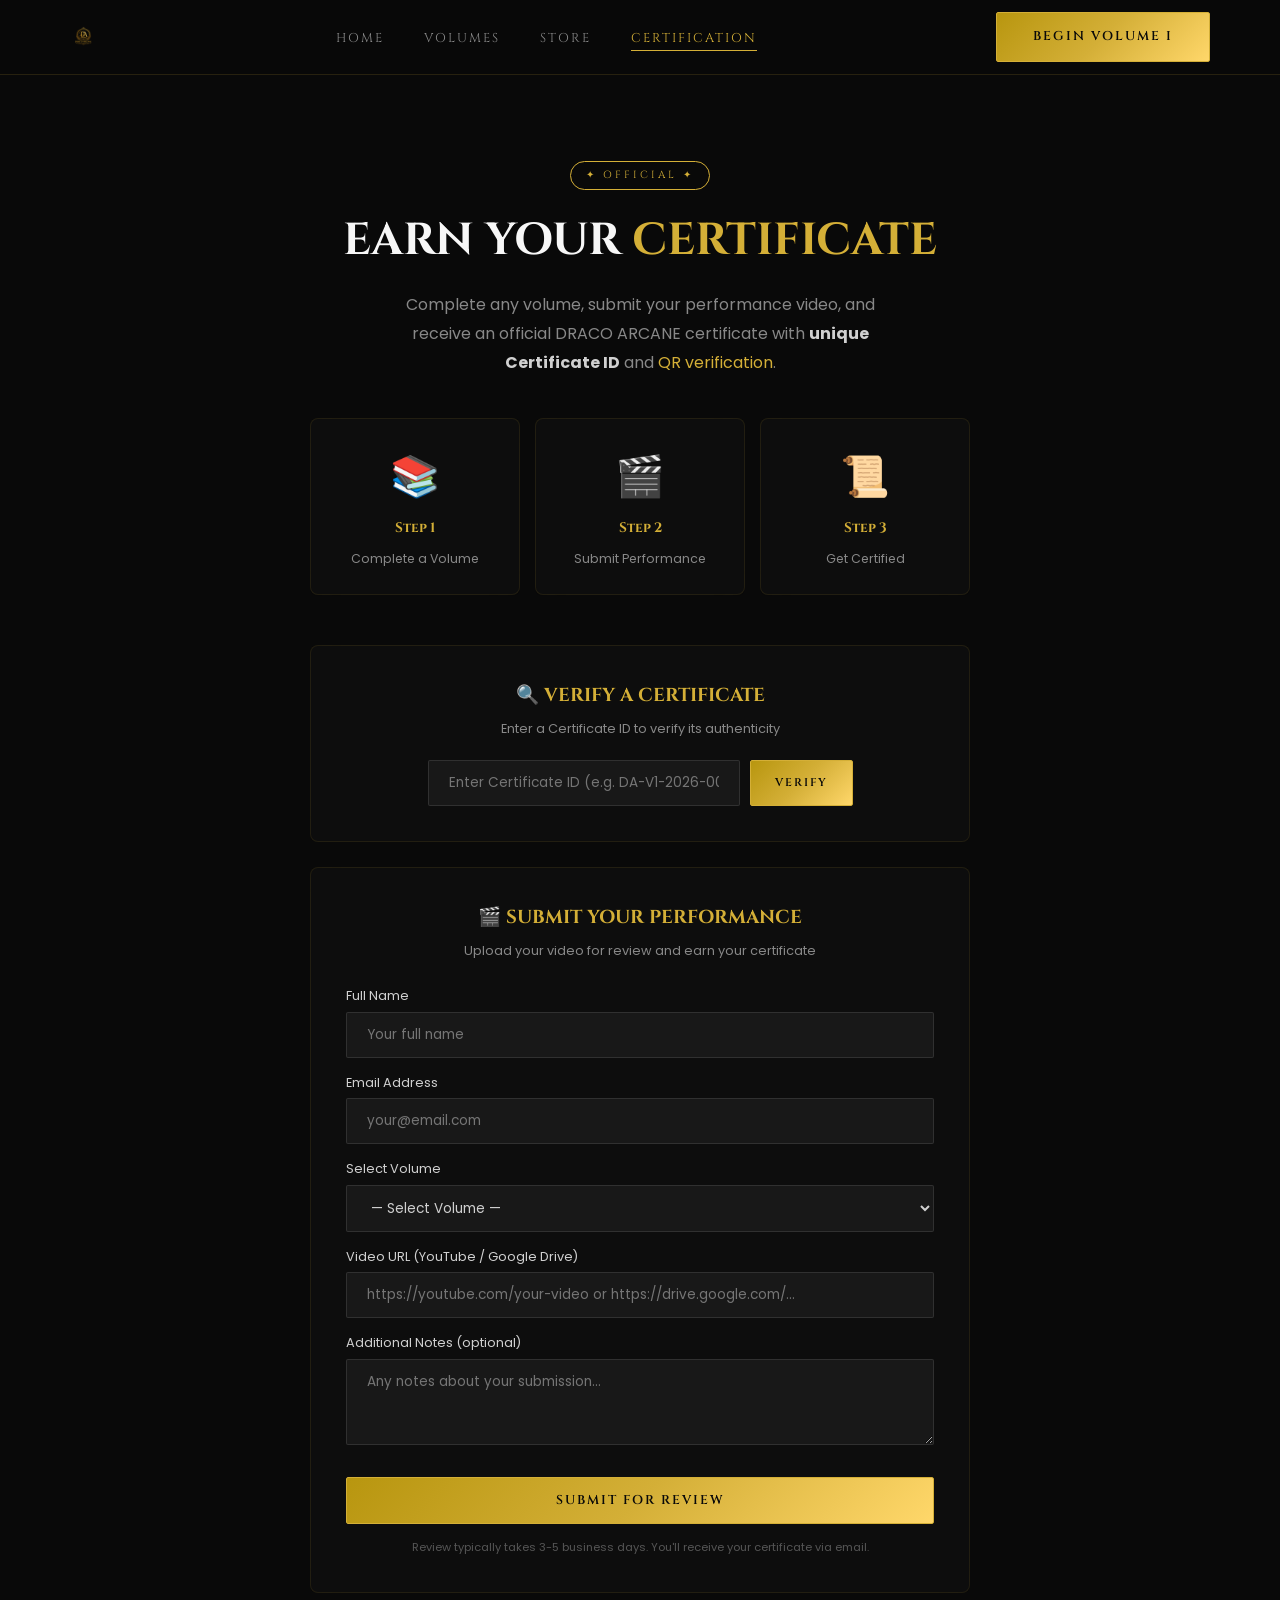
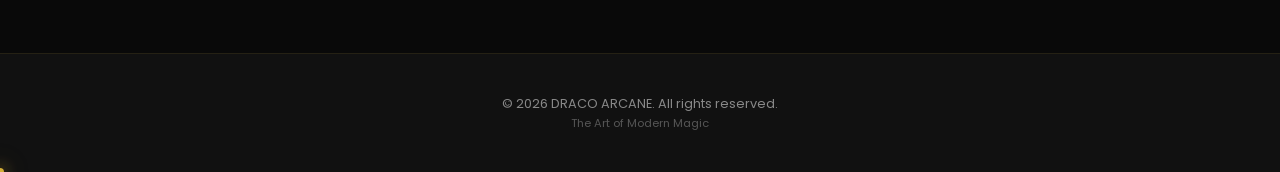
<file: certification.html>
<!DOCTYPE html>
<html lang="en">
<head>
    <meta charset="UTF-8">
    <meta name="viewport" content="width=device-width, initial-scale=1.0">
    <meta name="description" content="DRACO ARCANE Certification — Submit your performance video and earn your official magic certificate with unique ID and QR verification.">
    <title>Certification | DRACO ARCANE</title>
    <link rel="preconnect" href="https://fonts.googleapis.com">
    <link href="https://fonts.googleapis.com/css2?family=Cinzel:wght@400;500;600;700;800;900&family=Poppins:wght@300;400;500;600;700&display=swap" rel="stylesheet">
    <link rel="stylesheet" href="style.css">
</head>
<body>
    
    <!-- ========== NAVIGATION ========== -->
    <header class="header scrolled">
        <nav class="nav">
            <a href="index.html" class="logo">
                <img src="assets/logo.svg" alt="DRACO ARCANE" class="logo-img" onerror="this.src='assets/logo.png'">
            </a>
            <ul class="nav-links">
                <li><a href="index.html" class="nav-link">Home</a></li>
                <li><a href="volumes.html" class="nav-link">Volumes</a></li>
                <li><a href="shop.html" class="nav-link">Store</a></li>
                <li><a href="certification.html" class="nav-link active">Certification</a></li>
            </ul>
            <a href="volume1.html" class="btn btn-gold nav-cta">BEGIN VOLUME I</a>
            <button class="menu-toggle" id="menuToggle" aria-label="Menu">
                <span></span><span></span><span></span>
            </button>
        </nav>
    </header>

    <div class="mobile-menu" id="mobileMenu">
        <div class="mobile-menu-inner">
            <a href="index.html">Home</a>
            <a href="volumes.html">Volumes</a>
            <a href="volume1.html">Volume I</a>
            <a href="volume2.html">Volume II</a>
            <a href="volume3.html">Volume III</a>
            <a href="shop.html">Store</a>
            <a href="certification.html">Certification</a>
        </div>
    </div>

    <!-- ========== CERTIFICATION CONTENT ========== -->
    <main style="padding-top: 120px; min-height: 80vh;">
        
        <section style="max-width: 700px; margin: 0 auto; padding: 40px 20px 60px; text-align: center;">
            
            <!-- Header -->
            <span class="volume-card-badge" style="display: inline-block; margin-bottom: 15px;">✦ OFFICIAL ✦</span>
            <h1 style="font-family: 'Cinzel', serif; font-size: clamp(2rem, 5vw, 2.8rem); color: #F7F7F7; margin-bottom: 15px;">
                EARN YOUR <span style="color: #D4AF37;">CERTIFICATE</span>
            </h1>
            <p style="color: #888; margin-bottom: 40px; line-height: 1.8; max-width: 500px; margin-left: auto; margin-right: auto;">
                Complete any volume, submit your performance video, and receive an official DRACO ARCANE certificate with <strong style="color: #D0D0D0;">unique Certificate ID</strong> and <span style="color: #D4AF37;">QR verification</span>.
            </p>

            <!-- How It Works -->
            <div style="display: grid; grid-template-columns: repeat(3, 1fr); gap: 15px; margin-bottom: 50px;">
                <div class="glass-card" style="padding: 25px 15px;">
                    <span style="font-size: 2.5rem; display: block;">📚</span>
                    <h4 style="font-family: 'Cinzel'; color: #D4AF37; font-size: 0.85rem; margin: 10px 0;">Step 1</h4>
                    <p style="color: #888; font-size: 0.78rem;">Complete a Volume</p>
                </div>
                <div class="glass-card" style="padding: 25px 15px;">
                    <span style="font-size: 2.5rem; display: block;">🎬</span>
                    <h4 style="font-family: 'Cinzel'; color: #D4AF37; font-size: 0.85rem; margin: 10px 0;">Step 2</h4>
                    <p style="color: #888; font-size: 0.78rem;">Submit Performance</p>
                </div>
                <div class="glass-card" style="padding: 25px 15px;">
                    <span style="font-size: 2.5rem; display: block;">📜</span>
                    <h4 style="font-family: 'Cinzel'; color: #D4AF37; font-size: 0.85rem; margin: 10px 0;">Step 3</h4>
                    <p style="color: #888; font-size: 0.78rem;">Get Certified</p>
                </div>
            </div>

            <!-- Verify Certificate -->
            <div class="glass-card" style="padding: 35px; margin-bottom: 25px;">
                <h3 style="font-family: 'Cinzel', serif; color: #D4AF37; margin-bottom: 8px;">🔍 VERIFY A CERTIFICATE</h3>
                <p style="color: #888; font-size: 0.8rem; margin-bottom: 20px;">Enter a Certificate ID to verify its authenticity</p>
                <form style="display: flex; gap: 10px; flex-wrap: wrap; justify-content: center;">
                    <input type="text" placeholder="Enter Certificate ID (e.g. DA-V1-2026-0001)" style="padding: 12px 20px; background: #181818; border: 1px solid rgba(255,255,255,0.1); color: #F7F7F7; font-family: 'Poppins', sans-serif; border-radius: 2px; min-width: 280px; font-size: 0.85rem;">
                    <button type="submit" class="btn btn-gold btn-sm">VERIFY</button>
                </form>
            </div>

            <!-- Submit Performance -->
            <div class="glass-card" style="padding: 35px;">
                <h3 style="font-family: 'Cinzel', serif; color: #D4AF37; margin-bottom: 8px;">🎬 SUBMIT YOUR PERFORMANCE</h3>
                <p style="color: #888; font-size: 0.8rem; margin-bottom: 25px;">Upload your video for review and earn your certificate</p>
                
                <form style="display: flex; flex-direction: column; gap: 15px; text-align: left;">
                    <div>
                        <label style="color: #D0D0D0; font-size: 0.8rem; display: block; margin-bottom: 5px;">Full Name</label>
                        <input type="text" placeholder="Your full name" style="width: 100%; padding: 12px 20px; background: #181818; border: 1px solid rgba(255,255,255,0.1); color: #F7F7F7; font-family: 'Poppins', sans-serif; border-radius: 2px; font-size: 0.85rem;">
                    </div>
                    
                    <div>
                        <label style="color: #D0D0D0; font-size: 0.8rem; display: block; margin-bottom: 5px;">Email Address</label>
                        <input type="email" placeholder="your@email.com" style="width: 100%; padding: 12px 20px; background: #181818; border: 1px solid rgba(255,255,255,0.1); color: #F7F7F7; font-family: 'Poppins', sans-serif; border-radius: 2px; font-size: 0.85rem;">
                    </div>
                    
                    <div>
                        <label style="color: #D0D0D0; font-size: 0.8rem; display: block; margin-bottom: 5px;">Select Volume</label>
                        <select style="width: 100%; padding: 12px 20px; background: #181818; border: 1px solid rgba(255,255,255,0.1); color: #D0D0D0; font-family: 'Poppins', sans-serif; border-radius: 2px; font-size: 0.85rem;">
                            <option value="">— Select Volume —</option>
                            <option value="1">Volume I — Foundations</option>
                            <option value="2">Volume II — Advanced Sleights</option>
                            <option value="3">Volume III — Mastery</option>
                        </select>
                    </div>
                    
                    <div>
                        <label style="color: #D0D0D0; font-size: 0.8rem; display: block; margin-bottom: 5px;">Video URL (YouTube / Google Drive)</label>
                        <input type="url" placeholder="https://youtube.com/your-video or https://drive.google.com/..." style="width: 100%; padding: 12px 20px; background: #181818; border: 1px solid rgba(255,255,255,0.1); color: #F7F7F7; font-family: 'Poppins', sans-serif; border-radius: 2px; font-size: 0.85rem;">
                    </div>
                    
                    <div>
                        <label style="color: #D0D0D0; font-size: 0.8rem; display: block; margin-bottom: 5px;">Additional Notes (optional)</label>
                        <textarea placeholder="Any notes about your submission..." rows="3" style="width: 100%; padding: 12px 20px; background: #181818; border: 1px solid rgba(255,255,255,0.1); color: #F7F7F7; font-family: 'Poppins', sans-serif; border-radius: 2px; font-size: 0.85rem; resize: vertical;"></textarea>
                    </div>
                    
                    <button type="submit" class="btn btn-gold" style="width: 100%; margin-top: 10px;">SUBMIT FOR REVIEW</button>
                </form>
                
                <p style="color: #555; font-size: 0.7rem; margin-top: 15px;">Review typically takes 3-5 business days. You'll receive your certificate via email.</p>
            </div>
            
        </section>
    </main>

    <!-- ========== FOOTER ========== -->
    <footer class="footer" style="background: #111; border-top: 1px solid rgba(212,175,55,0.1); padding: 40px 20px; text-align: center;">
        <p style="color: #888; font-size: 0.8rem;">&copy; 2026 DRACO ARCANE. All rights reserved.</p>
        <p style="color: #555; font-size: 0.7rem;">The Art of Modern Magic</p>
    </footer>

    <script src="script.js"></script>
</body>
</html>
</file>
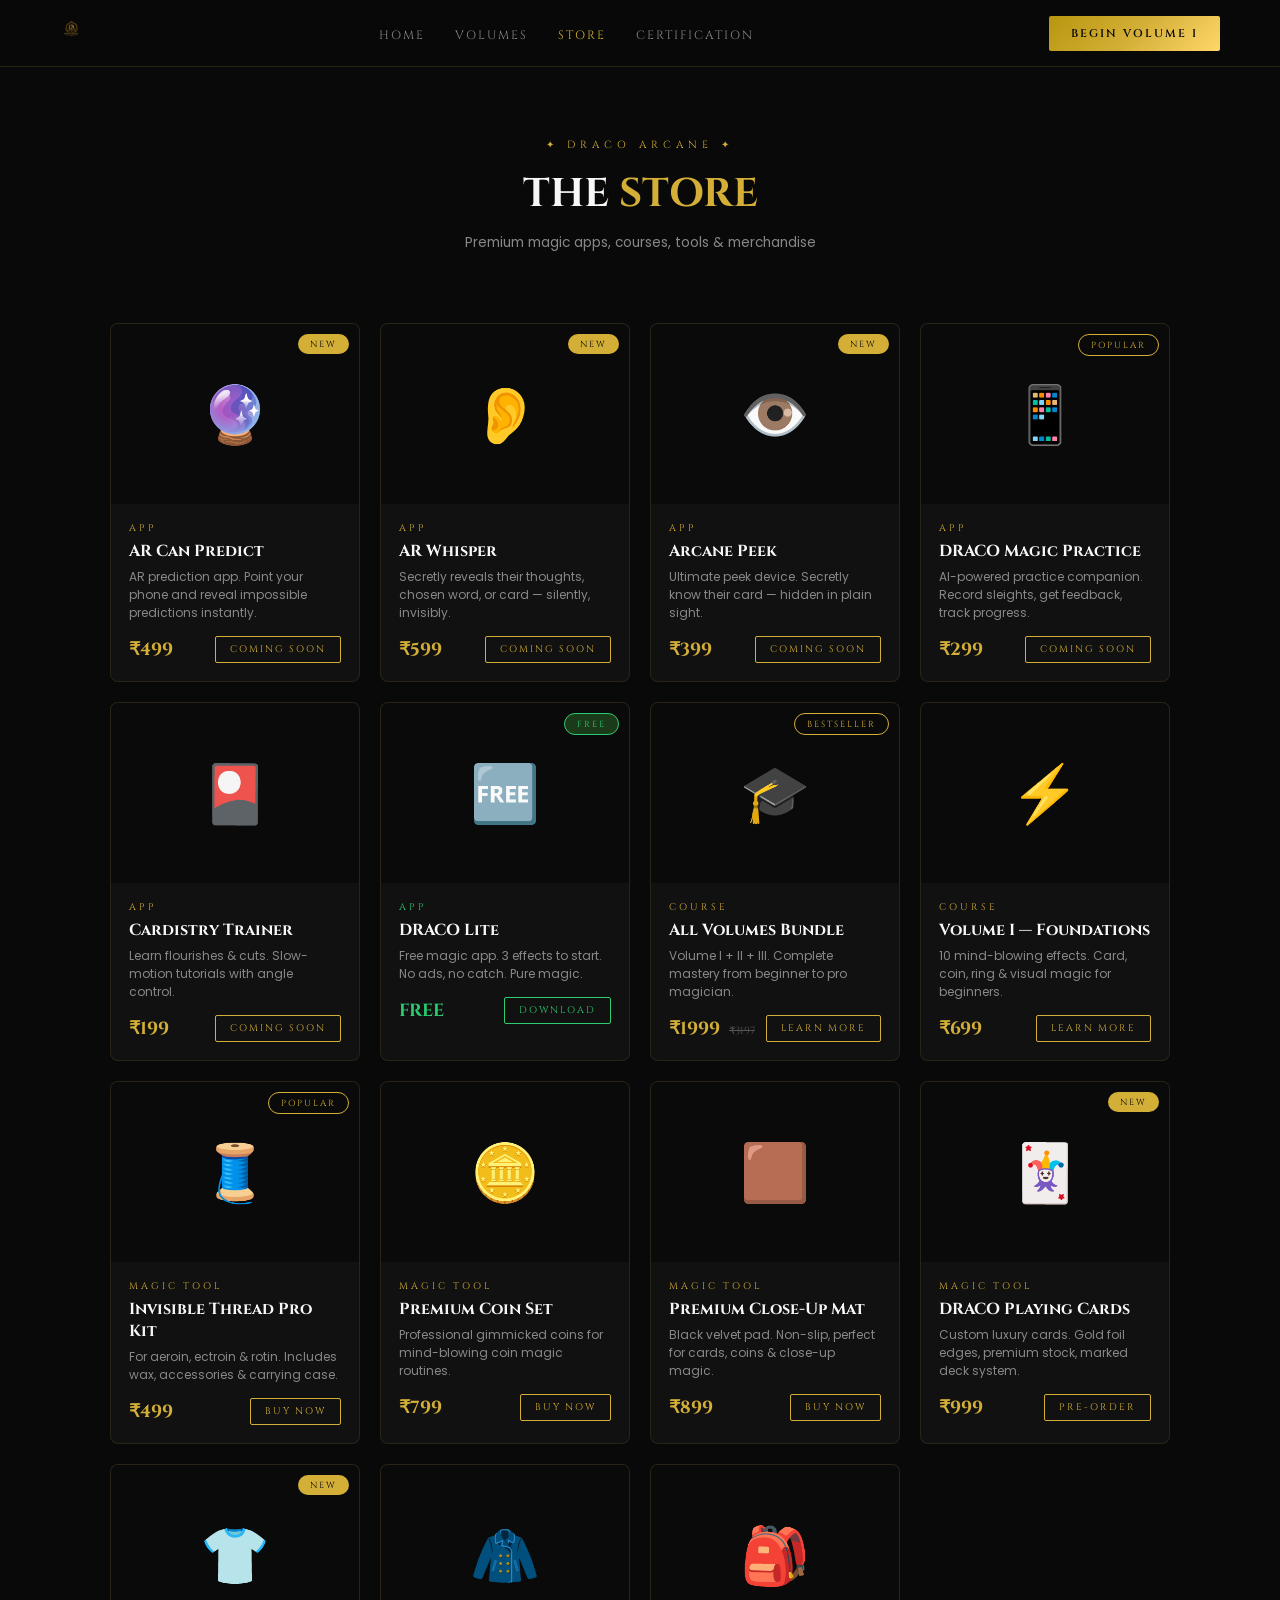
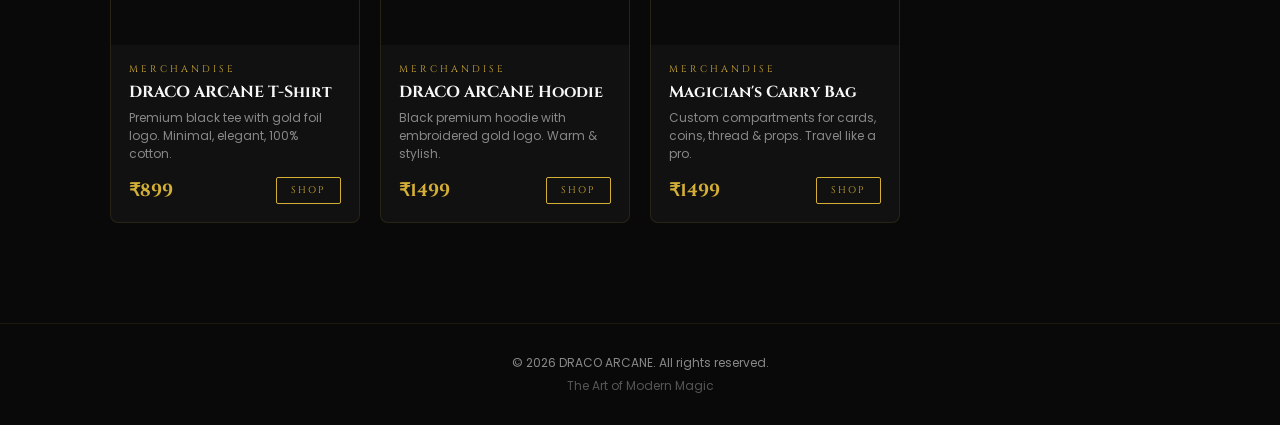
<file: shop.html>
<!DOCTYPE html>
<html lang="en">
<head>
    <meta charset="UTF-8">
    <meta name="viewport" content="width=device-width, initial-scale=1.0">
    <meta name="description" content="DRACO ARCANE Store — Premium magic apps, courses, tools, and exclusive merchandise.">
    <title>Store | DRACO ARCANE</title>
    <link rel="preconnect" href="https://fonts.googleapis.com">
    <link href="https://fonts.googleapis.com/css2?family=Cinzel:wght@400;500;600;700;800;900&family=Poppins:wght@300;400;500;600;700&display=swap" rel="stylesheet">
    <style>
        * { margin: 0; padding: 0; box-sizing: border-box; }
        body {
            background: #090909;
            color: #D0D0D0;
            font-family: 'Poppins', sans-serif;
            -webkit-font-smoothing: antialiased;
        }
        /* Header */
        .header {
            position: fixed;
            top: 0; left: 0; right: 0;
            z-index: 1000;
            background: rgba(9,9,9,0.9);
            backdrop-filter: blur(20px);
            border-bottom: 1px solid rgba(212,175,55,0.15);
            padding: 12px 0;
        }
        .nav {
            max-width: 1200px;
            margin: 0 auto;
            padding: 0 20px;
            display: flex;
            align-items: center;
            justify-content: space-between;
        }
        .logo-img { height: 35px; }
        .nav-links {
            display: flex;
            list-style: none;
            gap: 30px;
        }
        .nav-links a {
            font-family: 'Cinzel', serif;
            font-size: 0.75rem;
            letter-spacing: 2px;
            color: #888;
            text-decoration: none;
            text-transform: uppercase;
        }
        .nav-links a:hover,
        .nav-links a.active {
            color: #D4AF37;
        }
        .btn-gold {
            font-family: 'Cinzel', serif;
            font-size: 0.7rem;
            letter-spacing: 2px;
            text-decoration: none;
            text-transform: uppercase;
            padding: 10px 22px;
            background: linear-gradient(135deg, #B8960F, #D4AF37, #FFD76A);
            color: #090909;
            border-radius: 2px;
            font-weight: 600;
        }
        .menu-toggle {
            display: none;
            flex-direction: column;
            gap: 5px;
            background: none;
            border: none;
            cursor: pointer;
        }
        .menu-toggle span {
            width: 22px;
            height: 1.5px;
            background: #F7F7F7;
            border-radius: 1px;
        }
        .mobile-menu {
            position: fixed;
            inset: 0;
            background: rgba(9,9,9,0.98);
            z-index: 999;
            display: none;
            align-items: center;
            justify-content: center;
        }
        .mobile-menu.active { display: flex; }
        .mobile-menu-inner {
            text-align: center;
            display: flex;
            flex-direction: column;
            gap: 25px;
        }
        .mobile-menu-inner a {
            font-family: 'Cinzel', serif;
            font-size: 1.3rem;
            color: #F7F7F7;
            text-decoration: none;
            letter-spacing: 3px;
        }
        .mobile-menu-inner a:hover { color: #D4AF37; }

        /* Product Grid */
        .store-container {
            max-width: 1100px;
            margin: 0 auto;
            padding: 40px 20px;
        }
        .products-grid {
            display: grid;
            grid-template-columns: repeat(auto-fill, minmax(250px, 1fr));
            gap: 20px;
        }
        .product-card {
            background: #111111;
            border: 1px solid rgba(212,175,55,0.12);
            border-radius: 8px;
            overflow: hidden;
            transition: transform 0.3s ease, border-color 0.3s ease;
        }
        .product-card:hover {
            transform: translateY(-6px);
            border-color: rgba(212,175,55,0.4);
        }
        .product-img {
            background: #0a0a0a;
            height: 180px;
            display: flex;
            align-items: center;
            justify-content: center;
            font-size: 3.5rem;
            position: relative;
        }
        .product-badge {
            position: absolute;
            top: 10px;
            right: 10px;
            font-family: 'Cinzel', serif;
            font-size: 0.55rem;
            letter-spacing: 2px;
            padding: 4px 12px;
            border-radius: 20px;
            text-transform: uppercase;
        }
        .badge-new { background: #D4AF37; color: #090909; }
        .badge-best { border: 1px solid #D4AF37; color: #D4AF37; background: transparent; }
        .badge-free { background: #1a3a1a; border: 1px solid #2ecc71; color: #2ecc71; }
        .product-info {
            padding: 18px;
        }
        .product-cat {
            font-family: 'Cinzel', serif;
            font-size: 0.6rem;
            letter-spacing: 3px;
            color: #D4AF37;
            text-transform: uppercase;
            margin-bottom: 5px;
        }
        .product-cat.free { color: #2ecc71; }
        .product-name {
            font-family: 'Cinzel', serif;
            font-size: 1rem;
            color: #F7F7F7;
            margin-bottom: 6px;
        }
        .product-desc {
            font-size: 0.75rem;
            color: #888;
            line-height: 1.5;
            margin-bottom: 14px;
        }
        .product-bottom {
            display: flex;
            justify-content: space-between;
            align-items: center;
        }
        .product-price {
            font-family: 'Cinzel', serif;
            font-size: 1.1rem;
            color: #D4AF37;
            font-weight: 700;
        }
        .product-price.free { color: #2ecc71; }
        .product-price .old {
            font-size: 0.65rem;
            color: #555;
            text-decoration: line-through;
            margin-left: 5px;
            font-weight: 400;
        }
        .btn-buy {
            font-family: 'Cinzel', serif;
            font-size: 0.6rem;
            letter-spacing: 2px;
            padding: 6px 14px;
            border: 1px solid #D4AF37;
            color: #D4AF37;
            text-decoration: none;
            border-radius: 2px;
            text-transform: uppercase;
            transition: all 0.3s;
        }
        .btn-buy:hover { background: #D4AF37; color: #090909; }
        .btn-buy.free { border-color: #2ecc71; color: #2ecc71; }
        .btn-buy.free:hover { background: #2ecc71; color: #090909; }

        footer {
            text-align: center;
            padding: 30px 20px;
            border-top: 1px solid rgba(212,175,55,0.1);
            color: #888;
            font-size: 0.75rem;
        }

        @media (max-width: 768px) {
            .nav-links { display: none; }
            .nav-cta { display: none; }
            .menu-toggle { display: flex; }
            .products-grid { grid-template-columns: repeat(auto-fill, minmax(160px, 1fr)); gap: 12px; }
            .product-img { height: 140px; font-size: 2.5rem; }
        }
    </style>
</head>
<body>
    
    <!-- HEADER -->
    <header class="header">
        <nav class="nav">
            <a href="index.html" class="logo">
                <img src="assets/logo.svg" alt="DRACO ARCANE" class="logo-img" onerror="this.src='assets/logo.png'">
            </a>
            <ul class="nav-links">
                <li><a href="index.html">Home</a></li>
                <li><a href="volumes.html">Volumes</a></li>
                <li><a href="shop.html" class="active">Store</a></li>
                <li><a href="certification.html">Certification</a></li>
            </ul>
            <a href="volume1.html" class="btn-gold nav-cta">BEGIN VOLUME I</a>
            <button class="menu-toggle" id="menuToggle" onclick="document.getElementById('mobileMenu').classList.toggle('active')">
                <span></span><span></span><span></span>
            </button>
        </nav>
    </header>

    <!-- MOBILE MENU -->
    <div class="mobile-menu" id="mobileMenu">
        <div class="mobile-menu-inner">
            <a href="index.html" onclick="document.getElementById('mobileMenu').classList.remove('active')">Home</a>
            <a href="volumes.html" onclick="document.getElementById('mobileMenu').classList.remove('active')">Volumes</a>
            <a href="volume1.html" onclick="document.getElementById('mobileMenu').classList.remove('active')">Volume I</a>
            <a href="volume2.html" onclick="document.getElementById('mobileMenu').classList.remove('active')">Volume II</a>
            <a href="volume3.html" onclick="document.getElementById('mobileMenu').classList.remove('active')">Volume III</a>
            <a href="shop.html" onclick="document.getElementById('mobileMenu').classList.remove('active')">Store</a>
            <a href="certification.html" onclick="document.getElementById('mobileMenu').classList.remove('active')">Certification</a>
        </div>
    </div>

    <!-- MAIN CONTENT -->
    <main style="padding-top: 100px; padding-bottom: 60px;">
        
        <!-- Store Header -->
        <div style="text-align: center; padding: 30px 20px;">
            <span style="font-family: 'Cinzel', serif; font-size: 0.65rem; letter-spacing: 5px; color: #D4AF37;">✦ DRACO ARCANE ✦</span>
            <h1 style="font-family: 'Cinzel', serif; font-size: 2.5rem; color: #F7F7F7; margin: 12px 0;">THE <span style="color: #D4AF37;">STORE</span></h1>
            <p style="color: #888; font-size: 0.85rem;">Premium magic apps, courses, tools & merchandise</p>
        </div>

        <!-- PRODUCTS -->
        <div class="store-container">
            <div class="products-grid">
                
                <!-- 1. AR Can Predict -->
                <div class="product-card">
                    <div class="product-img">
                        🔮
                        <span class="product-badge badge-new">NEW</span>
                    </div>
                    <div class="product-info">
                        <p class="product-cat">App</p>
                        <h3 class="product-name">AR Can Predict</h3>
                        <p class="product-desc">AR prediction app. Point your phone and reveal impossible predictions instantly.</p>
                        <div class="product-bottom">
                            <span class="product-price">₹499</span>
                            <a href="#" class="btn-buy">COMING SOON</a>
                        </div>
                    </div>
                </div>

                <!-- 2. AR Whisper -->
                <div class="product-card">
                    <div class="product-img">
                        👂
                        <span class="product-badge badge-new">NEW</span>
                    </div>
                    <div class="product-info">
                        <p class="product-cat">App</p>
                        <h3 class="product-name">AR Whisper</h3>
                        <p class="product-desc">Secretly reveals their thoughts, chosen word, or card — silently, invisibly.</p>
                        <div class="product-bottom">
                            <span class="product-price">₹599</span>
                            <a href="#" class="btn-buy">COMING SOON</a>
                        </div>
                    </div>
                </div>

                <!-- 3. Arcane Peek -->
                <div class="product-card">
                    <div class="product-img">
                        👁️
                        <span class="product-badge badge-new">NEW</span>
                    </div>
                    <div class="product-info">
                        <p class="product-cat">App</p>
                        <h3 class="product-name">Arcane Peek</h3>
                        <p class="product-desc">Ultimate peek device. Secretly know their card — hidden in plain sight.</p>
                        <div class="product-bottom">
                            <span class="product-price">₹399</span>
                            <a href="#" class="btn-buy">COMING SOON</a>
                        </div>
                    </div>
                </div>

                <!-- 4. DRACO Magic Practice -->
                <div class="product-card">
                    <div class="product-img">
                        📱
                        <span class="product-badge badge-best">POPULAR</span>
                    </div>
                    <div class="product-info">
                        <p class="product-cat">App</p>
                        <h3 class="product-name">DRACO Magic Practice</h3>
                        <p class="product-desc">AI-powered practice companion. Record sleights, get feedback, track progress.</p>
                        <div class="product-bottom">
                            <span class="product-price">₹299</span>
                            <a href="#" class="btn-buy">COMING SOON</a>
                        </div>
                    </div>
                </div>

                <!-- 5. Cardistry Trainer -->
                <div class="product-card">
                    <div class="product-img">🎴</div>
                    <div class="product-info">
                        <p class="product-cat">App</p>
                        <h3 class="product-name">Cardistry Trainer</h3>
                        <p class="product-desc">Learn flourishes & cuts. Slow-motion tutorials with angle control.</p>
                        <div class="product-bottom">
                            <span class="product-price">₹199</span>
                            <a href="#" class="btn-buy">COMING SOON</a>
                        </div>
                    </div>
                </div>

                <!-- 6. DRACO Lite (FREE) -->
                <div class="product-card">
                    <div class="product-img">
                        🆓
                        <span class="product-badge badge-free">FREE</span>
                    </div>
                    <div class="product-info">
                        <p class="product-cat free">App</p>
                        <h3 class="product-name">DRACO Lite</h3>
                        <p class="product-desc">Free magic app. 3 effects to start. No ads, no catch. Pure magic.</p>
                        <div class="product-bottom">
                            <span class="product-price free">FREE</span>
                            <a href="#" class="btn-buy free">DOWNLOAD</a>
                        </div>
                    </div>
                </div>

                <!-- 7. All Volumes Bundle -->
                <div class="product-card">
                    <div class="product-img">
                        🎓
                        <span class="product-badge badge-best">BESTSELLER</span>
                    </div>
                    <div class="product-info">
                        <p class="product-cat">Course</p>
                        <h3 class="product-name">All Volumes Bundle</h3>
                        <p class="product-desc">Volume I + II + III. Complete mastery from beginner to pro magician.</p>
                        <div class="product-bottom">
                            <span class="product-price">₹1999 <span class="old">₹3197</span></span>
                            <a href="volumes.html" class="btn-buy">LEARN MORE</a>
                        </div>
                    </div>
                </div>

                <!-- 8. Volume I -->
                <div class="product-card">
                    <div class="product-img">⚡</div>
                    <div class="product-info">
                        <p class="product-cat">Course</p>
                        <h3 class="product-name">Volume I — Foundations</h3>
                        <p class="product-desc">10 mind-blowing effects. Card, coin, ring & visual magic for beginners.</p>
                        <div class="product-bottom">
                            <span class="product-price">₹699</span>
                            <a href="volume1.html" class="btn-buy">LEARN MORE</a>
                        </div>
                    </div>
                </div>

                <!-- 9. Thread Pro Kit -->
                <div class="product-card">
                    <div class="product-img">
                        🧵
                        <span class="product-badge badge-best">POPULAR</span>
                    </div>
                    <div class="product-info">
                        <p class="product-cat">Magic Tool</p>
                        <h3 class="product-name">Invisible Thread Pro Kit</h3>
                        <p class="product-desc">For aeroin, ectroin & rotin. Includes wax, accessories & carrying case.</p>
                        <div class="product-bottom">
                            <span class="product-price">₹499</span>
                            <a href="#" class="btn-buy">BUY NOW</a>
                        </div>
                    </div>
                </div>

                <!-- 10. Coin Set -->
                <div class="product-card">
                    <div class="product-img">🪙</div>
                    <div class="product-info">
                        <p class="product-cat">Magic Tool</p>
                        <h3 class="product-name">Premium Coin Set</h3>
                        <p class="product-desc">Professional gimmicked coins for mind-blowing coin magic routines.</p>
                        <div class="product-bottom">
                            <span class="product-price">₹799</span>
                            <a href="#" class="btn-buy">BUY NOW</a>
                        </div>
                    </div>
                </div>

                <!-- 11. Close-Up Mat -->
                <div class="product-card">
                    <div class="product-img">🟫</div>
                    <div class="product-info">
                        <p class="product-cat">Magic Tool</p>
                        <h3 class="product-name">Premium Close-Up Mat</h3>
                        <p class="product-desc">Black velvet pad. Non-slip, perfect for cards, coins & close-up magic.</p>
                        <div class="product-bottom">
                            <span class="product-price">₹899</span>
                            <a href="#" class="btn-buy">BUY NOW</a>
                        </div>
                    </div>
                </div>

                <!-- 12. Playing Cards -->
                <div class="product-card">
                    <div class="product-img">
                        🃏
                        <span class="product-badge badge-new">NEW</span>
                    </div>
                    <div class="product-info">
                        <p class="product-cat">Magic Tool</p>
                        <h3 class="product-name">DRACO Playing Cards</h3>
                        <p class="product-desc">Custom luxury cards. Gold foil edges, premium stock, marked deck system.</p>
                        <div class="product-bottom">
                            <span class="product-price">₹999</span>
                            <a href="#" class="btn-buy">PRE-ORDER</a>
                        </div>
                    </div>
                </div>

                <!-- 13. T-Shirt -->
                <div class="product-card">
                    <div class="product-img">
                        👕
                        <span class="product-badge badge-new">NEW</span>
                    </div>
                    <div class="product-info">
                        <p class="product-cat">Merchandise</p>
                        <h3 class="product-name">DRACO ARCANE T-Shirt</h3>
                        <p class="product-desc">Premium black tee with gold foil logo. Minimal, elegant, 100% cotton.</p>
                        <div class="product-bottom">
                            <span class="product-price">₹899</span>
                            <a href="#" class="btn-buy">SHOP</a>
                        </div>
                    </div>
                </div>

                <!-- 14. Hoodie -->
                <div class="product-card">
                    <div class="product-img">🧥</div>
                    <div class="product-info">
                        <p class="product-cat">Merchandise</p>
                        <h3 class="product-name">DRACO ARCANE Hoodie</h3>
                        <p class="product-desc">Black premium hoodie with embroidered gold logo. Warm & stylish.</p>
                        <div class="product-bottom">
                            <span class="product-price">₹1499</span>
                            <a href="#" class="btn-buy">SHOP</a>
                        </div>
                    </div>
                </div>

                <!-- 15. Carry Bag -->
                <div class="product-card">
                    <div class="product-img">🎒</div>
                    <div class="product-info">
                        <p class="product-cat">Merchandise</p>
                        <h3 class="product-name">Magician's Carry Bag</h3>
                        <p class="product-desc">Custom compartments for cards, coins, thread & props. Travel like a pro.</p>
                        <div class="product-bottom">
                            <span class="product-price">₹1499</span>
                            <a href="#" class="btn-buy">SHOP</a>
                        </div>
                    </div>
                </div>

            </div>
        </div>

    </main>

    <!-- FOOTER -->
    <footer>
        <p>&copy; 2026 DRACO ARCANE. All rights reserved.</p>
        <p style="color: #555; margin-top: 5px;">The Art of Modern Magic</p>
    </footer>

</body>
</html>
</file>
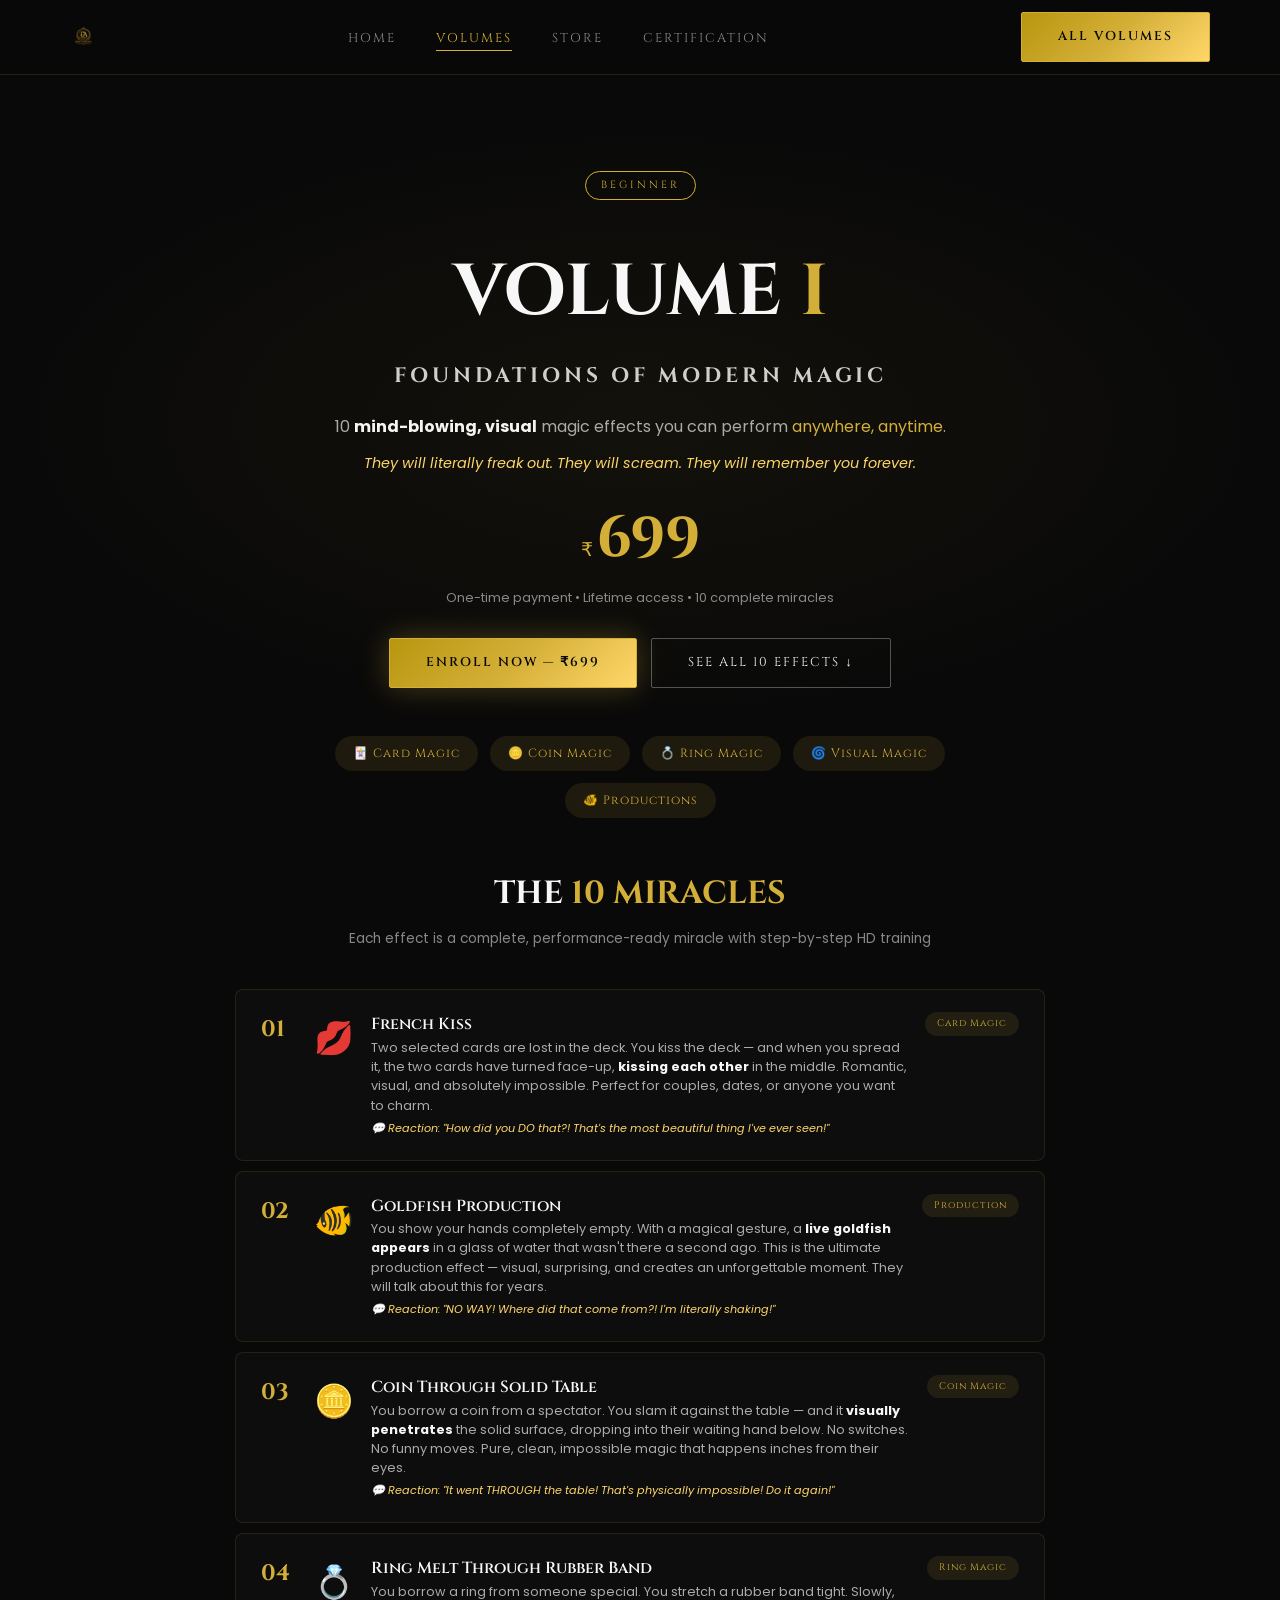
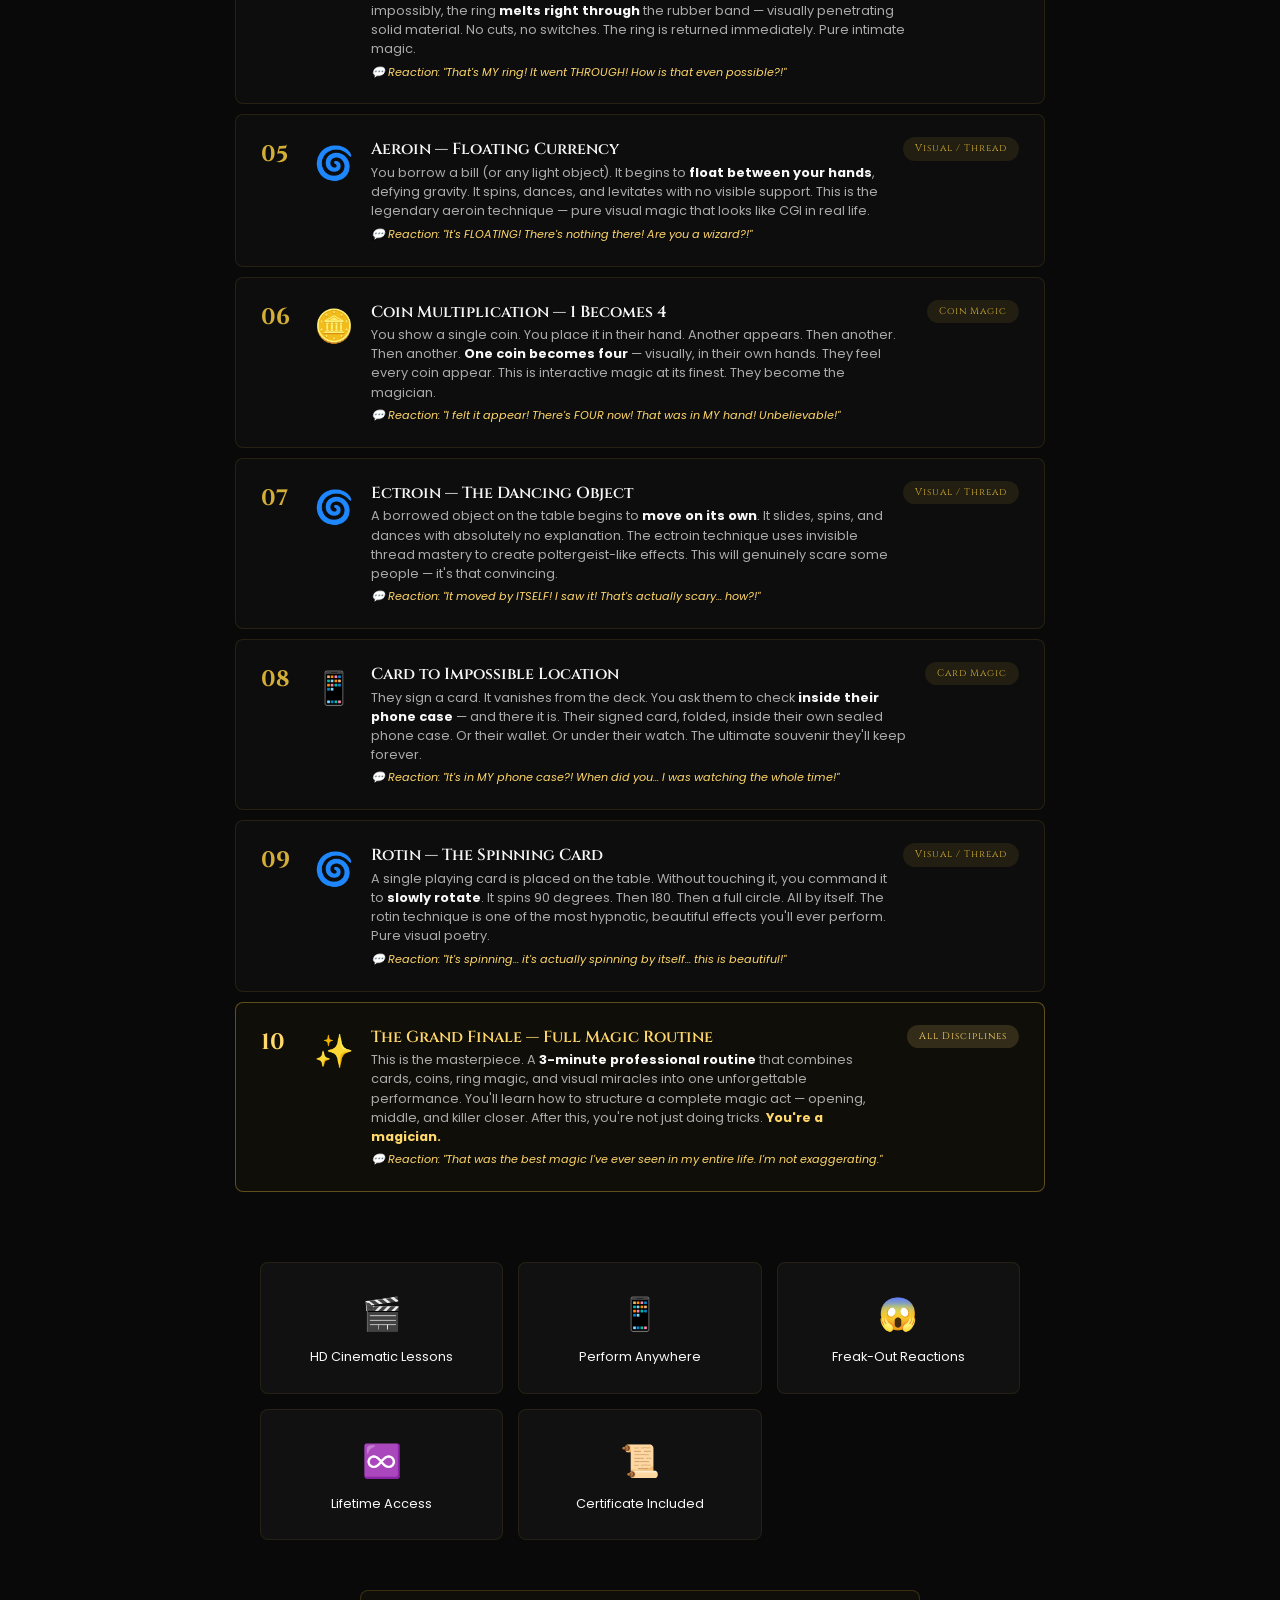
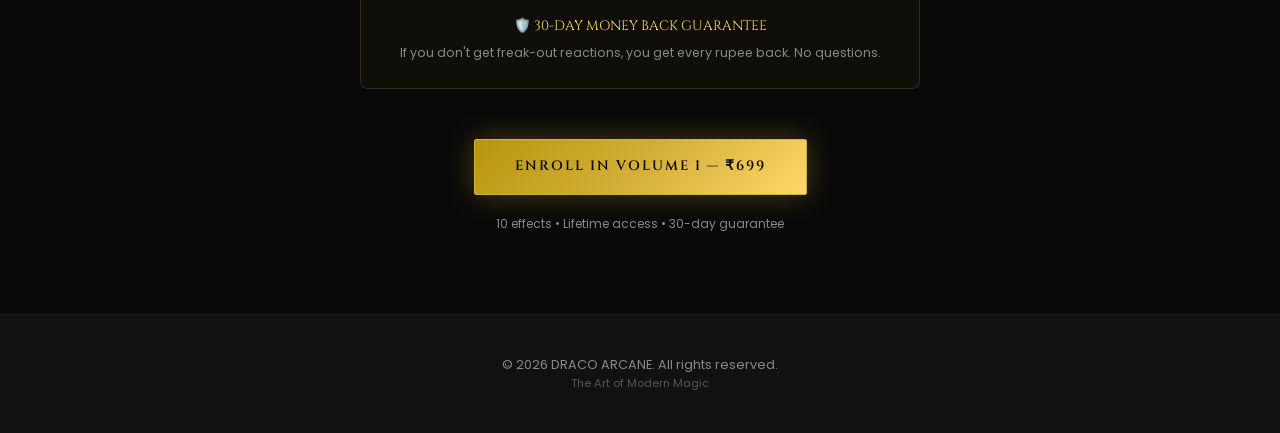
<file: volume1.html>
<!DOCTYPE html>
<html lang="en">
<head>
    <meta charset="UTF-8">
    <meta name="viewport" content="width=device-width, initial-scale=1.0">
    <meta name="description" content="DRACO ARCANE Volume I - 10 mind-blowing magic effects. French Kiss, Goldfish Production, card magic, coin magic, ring magic & visual miracles.">
    <title>Volume I — Foundations | DRACO ARCANE</title>
    <link rel="preconnect" href="https://fonts.googleapis.com">
    <link href="https://fonts.googleapis.com/css2?family=Cinzel:wght@400;500;600;700;800;900&family=Poppins:wght@300;400;500;600;700&display=swap" rel="stylesheet">
    <link rel="stylesheet" href="style.css?v=2">
    <style>
        .effect-card {
            background: rgba(17, 17, 17, 0.7);
            border: 1px solid rgba(212, 175, 55, 0.12);
            border-radius: 8px;
            padding: 22px 25px;
            margin-bottom: 10px;
            transition: all 0.3s ease;
            cursor: pointer;
        }
        .effect-card:hover {
            border-color: rgba(212, 175, 55, 0.4);
            background: rgba(212, 175, 55, 0.02);
            transform: translateX(5px);
        }
        .effect-number {
            font-family: 'Cinzel', serif;
            color: #D4AF37;
            font-size: 1.4rem;
            font-weight: 700;
            min-width: 35px;
        }
        .effect-emoji {
            font-size: 2rem;
            min-width: 45px;
            text-align: center;
        }
        .effect-title {
            font-family: 'Cinzel', serif;
            color: #F7F7F7;
            font-size: 1rem;
            font-weight: 600;
        }
        .effect-desc {
            color: #aaa;
            font-size: 0.8rem;
            line-height: 1.5;
        }
        .effect-tag {
            background: rgba(212,175,55,0.1);
            color: #D4AF37;
            padding: 4px 12px;
            border-radius: 20px;
            font-size: 0.6rem;
            letter-spacing: 1px;
            white-space: nowrap;
            font-family: 'Cinzel', serif;
        }
        .effect-tag.highlight {
            background: rgba(255,215,106,0.15);
            color: #FFD76A;
        }
        .highlight-card {
            border-color: rgba(212,175,55,0.4) !important;
            background: rgba(212,175,55,0.03) !important;
        }
    </style>
</head>
<body>
    
    <!-- NAVIGATION -->
    <header class="header scrolled">
        <nav class="nav">
            <a href="index.html" class="logo">
                <img src="assets/logo.svg" alt="DRACO ARCANE" class="logo-img" onerror="this.src='assets/logo.png'">
            </a>
            <ul class="nav-links">
                <li><a href="index.html" class="nav-link">Home</a></li>
                <li><a href="volumes.html" class="nav-link active">Volumes</a></li>
                <li><a href="shop.html" class="nav-link">Store</a></li>
                <li><a href="certification.html" class="nav-link">Certification</a></li>
            </ul>
            <a href="volumes.html" class="btn btn-gold nav-cta">ALL VOLUMES</a>
            <button class="menu-toggle" id="menuToggle" aria-label="Menu">
                <span></span><span></span><span></span>
            </button>
        </nav>
    </header>

    <div class="mobile-menu" id="mobileMenu">
        <div class="mobile-menu-inner">
            <a href="index.html">Home</a>
            <a href="volumes.html">Volumes</a>
            <a href="volume1.html">Volume I</a>
            <a href="volume2.html">Volume II</a>
            <a href="volume3.html">Volume III</a>
            <a href="shop.html">Store</a>
            <a href="certification.html">Certification</a>
        </div>
    </div>

    <!-- MAIN CONTENT -->
    <main style="padding-top: 120px;">
        
        <!-- HERO -->
        <section style="text-align: center; padding: 50px 20px 30px; position: relative; overflow: hidden;">
            <div style="position: absolute; inset: 0; background: radial-gradient(ellipse at center, rgba(212,175,55,0.05) 0%, transparent 70%); pointer-events: none;"></div>
            
            <span class="volume-card-badge" style="display: inline-block;">BEGINNER</span>
            <h1 style="font-family: 'Cinzel', serif; font-size: clamp(2.5rem, 6vw, 4.5rem); color: #F7F7F7; margin: 20px 0 10px; position: relative;">
                VOLUME <span style="color: #D4AF37;">I</span>
            </h1>
            <h2 style="font-family: 'Cinzel', serif; font-size: 1.3rem; color: #D0D0D0; letter-spacing: 4px; margin-bottom: 20px;">FOUNDATIONS OF MODERN MAGIC</h2>
            
            <p style="color: #aaa; max-width: 650px; margin: 0 auto 10px; line-height: 1.8; font-size: 1rem;">
                10 <strong style="color: #F7F7F7;">mind-blowing, visual</strong> magic effects you can perform <span style="color: #D4AF37;">anywhere, anytime</span>.
            </p>
            <p style="color: #FFD76A; max-width: 650px; margin: 0 auto 20px; font-size: 0.9rem; font-style: italic;">
                They will literally freak out. They will scream. They will remember you forever.
            </p>

            <div style="margin-bottom: 30px;">
                <span style="font-family: 'Cinzel'; font-size: 1.2rem; color: #D4AF37;">₹</span>
                <span style="font-family: 'Cinzel'; font-size: 3.5rem; font-weight: 700; color: #D4AF37;">699</span>
                <p style="color: #888; font-size: 0.8rem; margin-top: 3px;">One-time payment • Lifetime access • 10 complete miracles</p>
            </div>
            <a href="#" class="btn btn-gold btn-glow" style="margin-right: 10px;">ENROLL NOW — ₹699</a>
            <a href="#effects" class="btn btn-outline">SEE ALL 10 EFFECTS ↓</a>
        </section>

        <!-- CATEGORY TAGS -->
        <section style="max-width: 700px; margin: 0 auto; padding: 10px 20px 30px;">
            <div style="display: flex; justify-content: center; gap: 12px; flex-wrap: wrap;">
                <span style="background: rgba(212,175,55,0.1); color: #D4AF37; padding: 8px 18px; border-radius: 25px; font-size: 0.75rem; font-family: 'Cinzel', serif; letter-spacing: 1px;">🃏 Card Magic</span>
                <span style="background: rgba(212,175,55,0.1); color: #D4AF37; padding: 8px 18px; border-radius: 25px; font-size: 0.75rem; font-family: 'Cinzel', serif; letter-spacing: 1px;">🪙 Coin Magic</span>
                <span style="background: rgba(212,175,55,0.1); color: #D4AF37; padding: 8px 18px; border-radius: 25px; font-size: 0.75rem; font-family: 'Cinzel', serif; letter-spacing: 1px;">💍 Ring Magic</span>
                <span style="background: rgba(212,175,55,0.1); color: #D4AF37; padding: 8px 18px; border-radius: 25px; font-size: 0.75rem; font-family: 'Cinzel', serif; letter-spacing: 1px;">🌀 Visual Magic</span>
                <span style="background: rgba(212,175,55,0.1); color: #D4AF37; padding: 8px 18px; border-radius: 25px; font-size: 0.75rem; font-family: 'Cinzel', serif; letter-spacing: 1px;">🐠 Productions</span>
            </div>
        </section>

        <!-- THE 10 EFFECTS -->
        <section id="effects" style="max-width: 850px; margin: 0 auto; padding: 20px 20px 60px;">
            
            <div style="text-align: center; margin-bottom: 40px;">
                <h3 style="font-family: 'Cinzel', serif; font-size: 2rem; color: #F7F7F7; margin-bottom: 8px;">
                    THE <span style="color: #D4AF37;">10 MIRACLES</span>
                </h3>
                <p style="color: #888; font-size: 0.85rem;">Each effect is a complete, performance-ready miracle with step-by-step HD training</p>
            </div>

            <!-- Effect 1: French Kiss -->
            <div class="effect-card">
                <div style="display: flex; align-items: flex-start; gap: 15px; flex-wrap: wrap;">
                    <span class="effect-number">01</span>
                    <span class="effect-emoji">💋</span>
                    <div style="flex: 1; min-width: 200px;">
                        <h4 class="effect-title">French Kiss</h4>
                        <p class="effect-desc">Two selected cards are lost in the deck. You kiss the deck — and when you spread it, the two cards have turned face-up, <strong style="color: #F7F7F7;">kissing each other</strong> in the middle. Romantic, visual, and absolutely impossible. Perfect for couples, dates, or anyone you want to charm.</p>
                        <p style="color: #FFD76A; font-size: 0.7rem; margin-top: 5px; font-style: italic;">💬 Reaction: "How did you DO that?! That's the most beautiful thing I've ever seen!"</p>
                    </div>
                    <span class="effect-tag">Card Magic</span>
                </div>
            </div>

            <!-- Effect 2: Goldfish Production -->
            <div class="effect-card">
                <div style="display: flex; align-items: flex-start; gap: 15px; flex-wrap: wrap;">
                    <span class="effect-number">02</span>
                    <span class="effect-emoji">🐠</span>
                    <div style="flex: 1; min-width: 200px;">
                        <h4 class="effect-title">Goldfish Production</h4>
                        <p class="effect-desc">You show your hands completely empty. With a magical gesture, a <strong style="color: #F7F7F7;">live goldfish appears</strong> in a glass of water that wasn't there a second ago. This is the ultimate production effect — visual, surprising, and creates an unforgettable moment. They will talk about this for years.</p>
                        <p style="color: #FFD76A; font-size: 0.7rem; margin-top: 5px; font-style: italic;">💬 Reaction: "NO WAY! Where did that come from?! I'm literally shaking!"</p>
                    </div>
                    <span class="effect-tag">Production</span>
                </div>
            </div>

            <!-- Effect 3: Coin Through Table -->
            <div class="effect-card">
                <div style="display: flex; align-items: flex-start; gap: 15px; flex-wrap: wrap;">
                    <span class="effect-number">03</span>
                    <span class="effect-emoji">🪙</span>
                    <div style="flex: 1; min-width: 200px;">
                        <h4 class="effect-title">Coin Through Solid Table</h4>
                        <p class="effect-desc">You borrow a coin from a spectator. You slam it against the table — and it <strong style="color: #F7F7F7;">visually penetrates</strong> the solid surface, dropping into their waiting hand below. No switches. No funny moves. Pure, clean, impossible magic that happens inches from their eyes.</p>
                        <p style="color: #FFD76A; font-size: 0.7rem; margin-top: 5px; font-style: italic;">💬 Reaction: "It went THROUGH the table! That's physically impossible! Do it again!"</p>
                    </div>
                    <span class="effect-tag">Coin Magic</span>
                </div>
            </div>

            <!-- Effect 4: Ring Melt -->
            <div class="effect-card">
                <div style="display: flex; align-items: flex-start; gap: 15px; flex-wrap: wrap;">
                    <span class="effect-number">04</span>
                    <span class="effect-emoji">💍</span>
                    <div style="flex: 1; min-width: 200px;">
                        <h4 class="effect-title">Ring Melt Through Rubber Band</h4>
                        <p class="effect-desc">You borrow a ring from someone special. You stretch a rubber band tight. Slowly, impossibly, the ring <strong style="color: #F7F7F7;">melts right through</strong> the rubber band — visually penetrating solid material. No cuts, no switches. The ring is returned immediately. Pure intimate magic.</p>
                        <p style="color: #FFD76A; font-size: 0.7rem; margin-top: 5px; font-style: italic;">💬 Reaction: "That's MY ring! It went THROUGH! How is that even possible?!"</p>
                    </div>
                    <span class="effect-tag">Ring Magic</span>
                </div>
            </div>

            <!-- Effect 5: Aeroin Floating Bill -->
            <div class="effect-card">
                <div style="display: flex; align-items: flex-start; gap: 15px; flex-wrap: wrap;">
                    <span class="effect-number">05</span>
                    <span class="effect-emoji">🌀</span>
                    <div style="flex: 1; min-width: 200px;">
                        <h4 class="effect-title">Aeroin — Floating Currency</h4>
                        <p class="effect-desc">You borrow a bill (or any light object). It begins to <strong style="color: #F7F7F7;">float between your hands</strong>, defying gravity. It spins, dances, and levitates with no visible support. This is the legendary aeroin technique — pure visual magic that looks like CGI in real life.</p>
                        <p style="color: #FFD76A; font-size: 0.7rem; margin-top: 5px; font-style: italic;">💬 Reaction: "It's FLOATING! There's nothing there! Are you a wizard?!"</p>
                    </div>
                    <span class="effect-tag">Visual / Thread</span>
                </div>
            </div>

            <!-- Effect 6: Coin Multiplication -->
            <div class="effect-card">
                <div style="display: flex; align-items: flex-start; gap: 15px; flex-wrap: wrap;">
                    <span class="effect-number">06</span>
                    <span class="effect-emoji">🪙</span>
                    <div style="flex: 1; min-width: 200px;">
                        <h4 class="effect-title">Coin Multiplication — 1 Becomes 4</h4>
                        <p class="effect-desc">You show a single coin. You place it in their hand. Another appears. Then another. Then another. <strong style="color: #F7F7F7;">One coin becomes four</strong> — visually, in their own hands. They feel every coin appear. This is interactive magic at its finest. They become the magician.</p>
                        <p style="color: #FFD76A; font-size: 0.7rem; margin-top: 5px; font-style: italic;">💬 Reaction: "I felt it appear! There's FOUR now! That was in MY hand! Unbelievable!"</p>
                    </div>
                    <span class="effect-tag">Coin Magic</span>
                </div>
            </div>

            <!-- Effect 7: Ectroin Thread Miracle -->
            <div class="effect-card">
                <div style="display: flex; align-items: flex-start; gap: 15px; flex-wrap: wrap;">
                    <span class="effect-number">07</span>
                    <span class="effect-emoji">🌀</span>
                    <div style="flex: 1; min-width: 200px;">
                        <h4 class="effect-title">Ectroin — The Dancing Object</h4>
                        <p class="effect-desc">A borrowed object on the table begins to <strong style="color: #F7F7F7;">move on its own</strong>. It slides, spins, and dances with absolutely no explanation. The ectroin technique uses invisible thread mastery to create poltergeist-like effects. This will genuinely scare some people — it's that convincing.</p>
                        <p style="color: #FFD76A; font-size: 0.7rem; margin-top: 5px; font-style: italic;">💬 Reaction: "It moved by ITSELF! I saw it! That's actually scary... how?!"</p>
                    </div>
                    <span class="effect-tag">Visual / Thread</span>
                </div>
            </div>

            <!-- Effect 8: Card to Phone -->
            <div class="effect-card">
                <div style="display: flex; align-items: flex-start; gap: 15px; flex-wrap: wrap;">
                    <span class="effect-number">08</span>
                    <span class="effect-emoji">📱</span>
                    <div style="flex: 1; min-width: 200px;">
                        <h4 class="effect-title">Card to Impossible Location</h4>
                        <p class="effect-desc">They sign a card. It vanishes from the deck. You ask them to check <strong style="color: #F7F7F7;">inside their phone case</strong> — and there it is. Their signed card, folded, inside their own sealed phone case. Or their wallet. Or under their watch. The ultimate souvenir they'll keep forever.</p>
                        <p style="color: #FFD76A; font-size: 0.7rem; margin-top: 5px; font-style: italic;">💬 Reaction: "It's in MY phone case?! When did you... I was watching the whole time!"</p>
                    </div>
                    <span class="effect-tag">Card Magic</span>
                </div>
            </div>

            <!-- Effect 9: Rotin Spinning Card -->
            <div class="effect-card">
                <div style="display: flex; align-items: flex-start; gap: 15px; flex-wrap: wrap;">
                    <span class="effect-number">09</span>
                    <span class="effect-emoji">🌀</span>
                    <div style="flex: 1; min-width: 200px;">
                        <h4 class="effect-title">Rotin — The Spinning Card</h4>
                        <p class="effect-desc">A single playing card is placed on the table. Without touching it, you command it to <strong style="color: #F7F7F7;">slowly rotate</strong>. It spins 90 degrees. Then 180. Then a full circle. All by itself. The rotin technique is one of the most hypnotic, beautiful effects you'll ever perform. Pure visual poetry.</p>
                        <p style="color: #FFD76A; font-size: 0.7rem; margin-top: 5px; font-style: italic;">💬 Reaction: "It's spinning... it's actually spinning by itself... this is beautiful!"</p>
                    </div>
                    <span class="effect-tag">Visual / Thread</span>
                </div>
            </div>

            <!-- Effect 10: Grand Finale -->
            <div class="effect-card highlight-card">
                <div style="display: flex; align-items: flex-start; gap: 15px; flex-wrap: wrap;">
                    <span class="effect-number" style="color: #FFD76A;">10</span>
                    <span class="effect-emoji">✨</span>
                    <div style="flex: 1; min-width: 200px;">
                        <h4 class="effect-title" style="color: #FFD76A;">The Grand Finale — Full Magic Routine</h4>
                        <p class="effect-desc">This is the masterpiece. A <strong style="color: #F7F7F7;">3-minute professional routine</strong> that combines cards, coins, ring magic, and visual miracles into one unforgettable performance. You'll learn how to structure a complete magic act — opening, middle, and killer closer. After this, you're not just doing tricks. <strong style="color: #FFD76A;">You're a magician.</strong></p>
                        <p style="color: #FFD76A; font-size: 0.7rem; margin-top: 5px; font-style: italic;">💬 Reaction: "That was the best magic I've ever seen in my entire life. I'm not exaggerating."</p>
                    </div>
                    <span class="effect-tag highlight">All Disciplines</span>
                </div>
            </div>

        </section>

        <!-- WHAT YOU GET -->
        <section style="max-width: 800px; margin: 0 auto; padding: 0 20px 50px;">
            <div style="display: grid; grid-template-columns: repeat(auto-fit, minmax(180px, 1fr)); gap: 15px; text-align: center;">
                <div style="background: #111; padding: 25px 15px; border-radius: 8px; border: 1px solid rgba(212,175,55,0.1);">
                    <span style="font-size: 2rem;">🎬</span>
                    <p style="color: #F7F7F7; font-size: 0.8rem; margin-top: 8px;">HD Cinematic Lessons</p>
                </div>
                <div style="background: #111; padding: 25px 15px; border-radius: 8px; border: 1px solid rgba(212,175,55,0.1);">
                    <span style="font-size: 2rem;">📱</span>
                    <p style="color: #F7F7F7; font-size: 0.8rem; margin-top: 8px;">Perform Anywhere</p>
                </div>
                <div style="background: #111; padding: 25px 15px; border-radius: 8px; border: 1px solid rgba(212,175,55,0.1);">
                    <span style="font-size: 2rem;">😱</span>
                    <p style="color: #F7F7F7; font-size: 0.8rem; margin-top: 8px;">Freak-Out Reactions</p>
                </div>
                <div style="background: #111; padding: 25px 15px; border-radius: 8px; border: 1px solid rgba(212,175,55,0.1);">
                    <span style="font-size: 2rem;">♾️</span>
                    <p style="color: #F7F7F7; font-size: 0.8rem; margin-top: 8px;">Lifetime Access</p>
                </div>
                <div style="background: #111; padding: 25px 15px; border-radius: 8px; border: 1px solid rgba(212,175,55,0.1);">
                    <span style="font-size: 2rem;">📜</span>
                    <p style="color: #F7F7F7; font-size: 0.8rem; margin-top: 8px;">Certificate Included</p>
                </div>
            </div>
        </section>

        <!-- GUARANTEE -->
        <section style="max-width: 600px; margin: 0 auto; padding: 0 20px 30px; text-align: center;">
            <div style="background: rgba(212,175,55,0.03); border: 1px solid rgba(212,175,55,0.2); border-radius: 8px; padding: 25px;">
                <p style="font-family: 'Cinzel', serif; color: #FFD76A; font-size: 0.85rem;">🛡️ 30-DAY MONEY BACK GUARANTEE</p>
                <p style="color: #888; font-size: 0.78rem; margin-top: 5px;">If you don't get freak-out reactions, you get every rupee back. No questions.</p>
            </div>
        </section>

        <!-- CTA -->
        <section style="text-align: center; padding: 20px 20px 80px;">
            <a href="#" class="btn btn-gold btn-glow" style="font-size: 0.85rem; padding: 16px 40px;">ENROLL IN VOLUME I — ₹699</a>
            <p style="color: #888; font-size: 0.75rem; margin-top: 12px;">10 effects • Lifetime access • 30-day guarantee</p>
        </section>

    </main>

    <!-- FOOTER -->
    <footer class="footer" style="background: #111; border-top: 1px solid rgba(212,175,55,0.1); padding: 40px 20px; text-align: center;">
        <p style="color: #888; font-size: 0.8rem;">&copy; 2026 DRACO ARCANE. All rights reserved.</p>
        <p style="color: #555; font-size: 0.7rem;">The Art of Modern Magic</p>
    </footer>

    <script>
        // Mobile menu toggle
        document.getElementById('menuToggle').addEventListener('click', function() {
            document.getElementById('mobileMenu').classList.toggle('active');
        });
        document.querySelectorAll('.mobile-menu-inner a').forEach(link => {
            link.addEventListener('click', function() {
                document.getElementById('mobileMenu').classList.remove('active');
            });
        });
    </script>
</body>
</html>
</file>
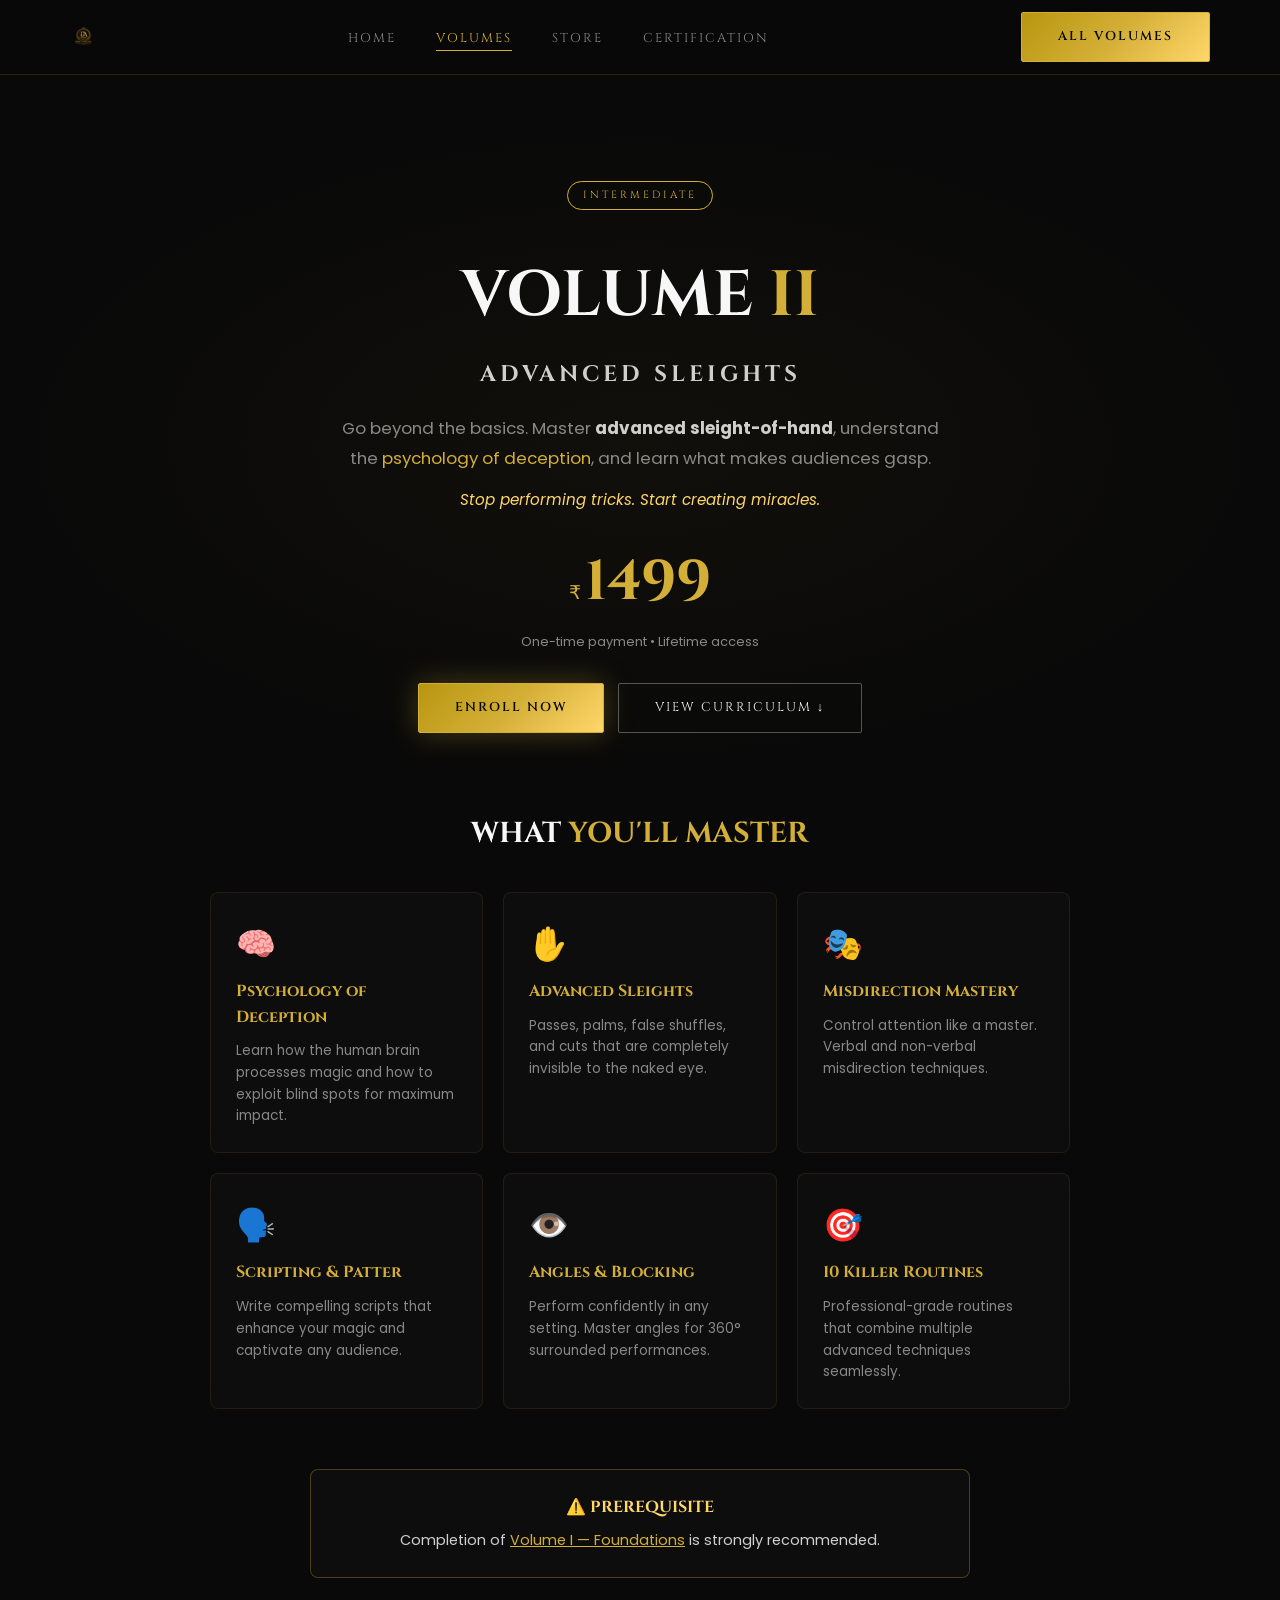
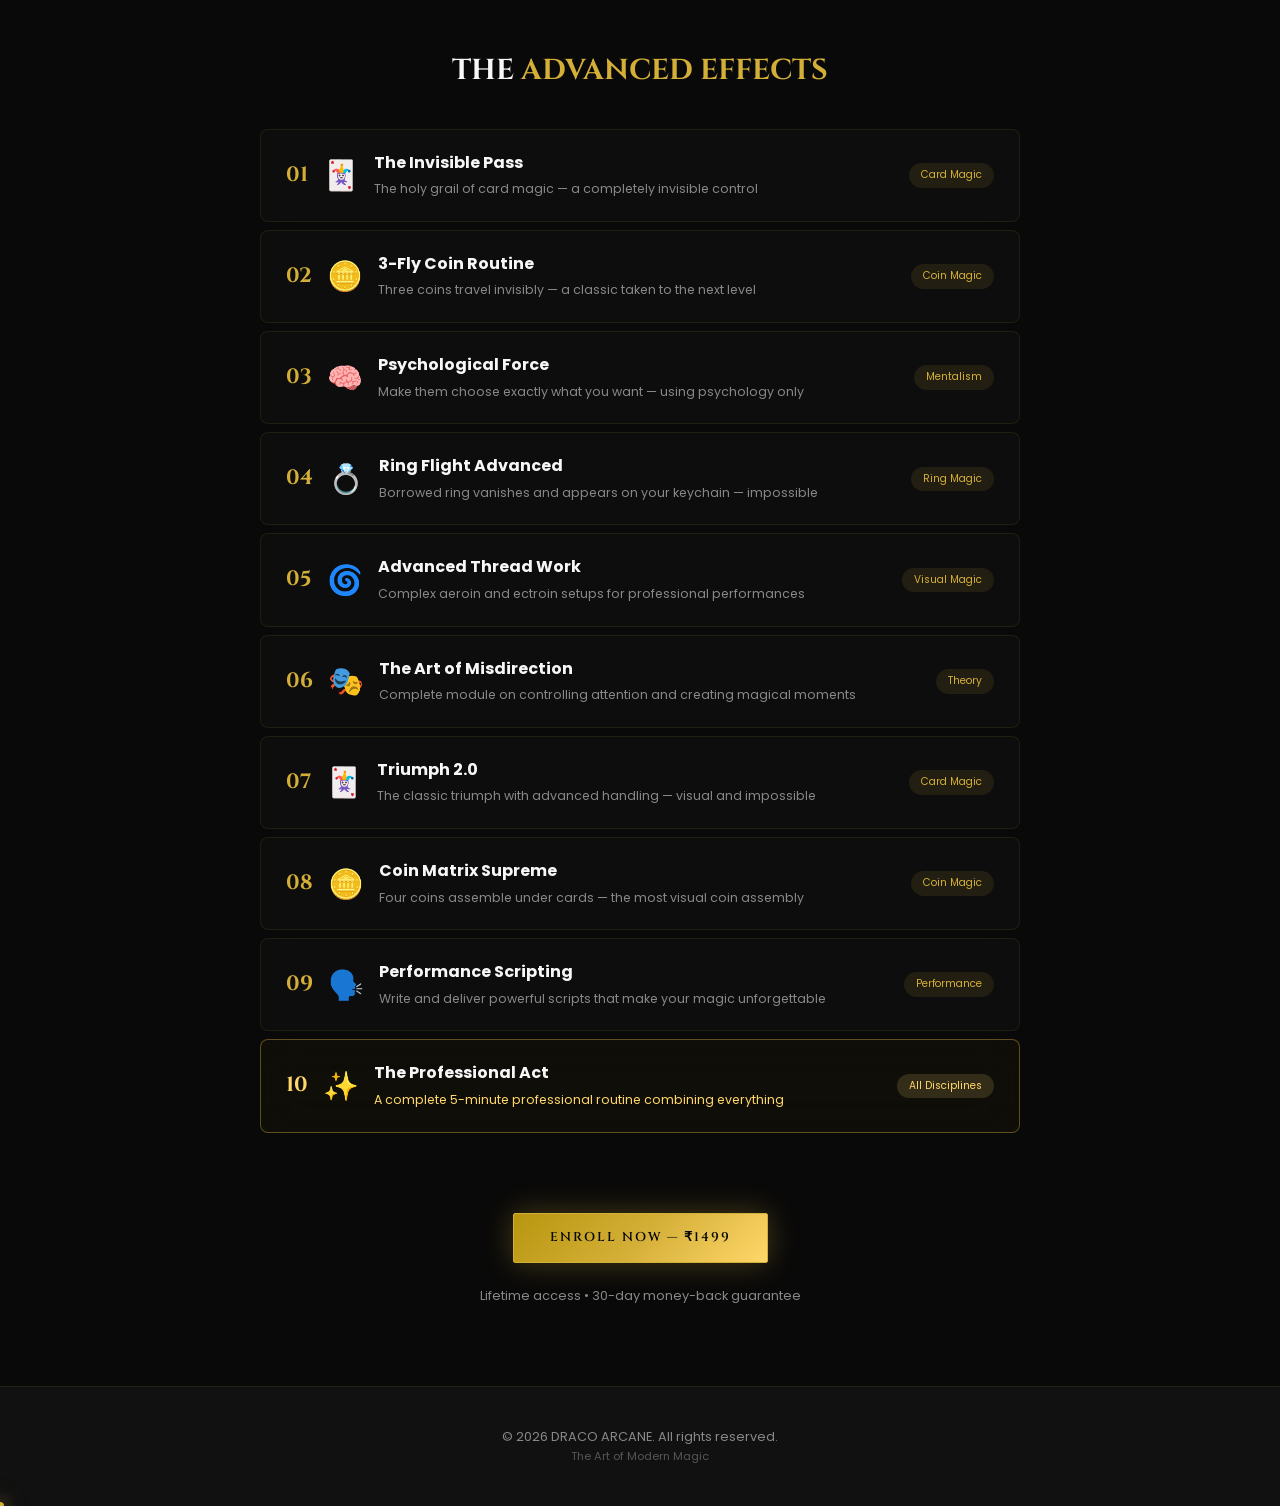
<file: volume2.html>
<!DOCTYPE html>
<html lang="en">
<head>
    <meta charset="UTF-8">
    <meta name="viewport" content="width=device-width, initial-scale=1.0">
    <meta name="description" content="DRACO ARCANE Volume II - Advanced Sleights. Deep dive into psychology, performance theory, and advanced magic techniques.">
    <title>Volume II — Advanced Sleights | DRACO ARCANE</title>
    <link rel="preconnect" href="https://fonts.googleapis.com">
    <link href="https://fonts.googleapis.com/css2?family=Cinzel:wght@400;500;600;700;800;900&family=Poppins:wght@300;400;500;600;700&display=swap" rel="stylesheet">
    <link rel="stylesheet" href="style.css">
</head>
<body>
    
    <!-- ========== NAVIGATION ========== -->
    <header class="header scrolled">
        <nav class="nav">
            <a href="index.html" class="logo">
                <img src="assets/logo.svg" alt="DRACO ARCANE" class="logo-img" onerror="this.src='assets/logo.png'">
            </a>
            <ul class="nav-links">
                <li><a href="index.html" class="nav-link">Home</a></li>
                <li><a href="volumes.html" class="nav-link active">Volumes</a></li>
                <li><a href="shop.html" class="nav-link">Store</a></li>
                <li><a href="certification.html" class="nav-link">Certification</a></li>
            </ul>
            <a href="volumes.html" class="btn btn-gold nav-cta">ALL VOLUMES</a>
            <button class="menu-toggle" id="menuToggle" aria-label="Menu">
                <span></span><span></span><span></span>
            </button>
        </nav>
    </header>

    <div class="mobile-menu" id="mobileMenu">
        <div class="mobile-menu-inner">
            <a href="index.html">Home</a>
            <a href="volumes.html">Volumes</a>
            <a href="volume1.html">Volume I</a>
            <a href="volume2.html">Volume II</a>
            <a href="volume3.html">Volume III</a>
            <a href="shop.html">Store</a>
            <a href="certification.html">Certification</a>
        </div>
    </div>

    <!-- ========== VOLUME II CONTENT ========== -->
    <main style="padding-top: 120px;">
        
        <!-- Hero Section -->
        <section style="text-align: center; padding: 60px 20px 30px; position: relative; overflow: hidden;">
            <div style="position: absolute; inset: 0; background: radial-gradient(ellipse at center, rgba(212,175,55,0.04) 0%, transparent 70%); pointer-events: none;"></div>
            
            <span class="volume-card-badge" style="display: inline-block; border-color: #D4AF37; color: #D4AF37;">INTERMEDIATE</span>
            <h1 style="font-family: 'Cinzel', serif; font-size: clamp(2.5rem, 6vw, 4rem); color: #F7F7F7; margin: 20px 0 10px; position: relative;">
                VOLUME <span style="color: #D4AF37;">II</span>
            </h1>
            <h2 style="font-family: 'Cinzel', serif; font-size: 1.4rem; color: #D0D0D0; letter-spacing: 4px; margin-bottom: 20px;">ADVANCED SLEIGHTS</h2>
            
            <p style="color: #888; max-width: 600px; margin: 0 auto 15px; line-height: 1.8; font-size: 1.05rem;">
                Go beyond the basics. Master <strong style="color: #D0D0D0;">advanced sleight-of-hand</strong>, understand the <span style="color: #D4AF37;">psychology of deception</span>, and learn what makes audiences gasp.
            </p>
            <p style="color: #FFD76A; max-width: 600px; margin: 0 auto 25px; font-size: 0.95rem; font-style: italic;">
                Stop performing tricks. Start creating miracles.
            </p>

            <div style="margin-bottom: 30px;">
                <span style="font-family: 'Cinzel'; font-size: 1.2rem; color: #D4AF37;">₹</span>
                <span style="font-family: 'Cinzel'; font-size: 3.5rem; font-weight: 700; color: #D4AF37;">1499</span>
                <p style="color: #888; font-size: 0.8rem; margin-top: 5px;">One-time payment • Lifetime access</p>
            </div>
            <a href="#" class="btn btn-gold btn-glow" style="margin-right: 10px;">ENROLL NOW</a>
            <a href="#curriculum" class="btn btn-outline">VIEW CURRICULUM ↓</a>
        </section>

        <!-- What You'll Master -->
        <section style="max-width: 900px; margin: 0 auto; padding: 40px 20px;">
            <h3 style="font-family: 'Cinzel', serif; font-size: 1.8rem; color: #F7F7F7; text-align: center; margin-bottom: 35px;">
                WHAT <span style="color: #D4AF37;">YOU'LL MASTER</span>
            </h3>
            <div style="display: grid; grid-template-columns: repeat(auto-fit, minmax(250px, 1fr)); gap: 20px;">
                <div class="glass-card" style="padding: 25px;">
                    <span style="font-size: 2rem;">🧠</span>
                    <h4 style="font-family: 'Cinzel'; color: #D4AF37; margin: 10px 0;">Psychology of Deception</h4>
                    <p style="color: #888; font-size: 0.85rem; line-height: 1.6;">Learn how the human brain processes magic and how to exploit blind spots for maximum impact.</p>
                </div>
                <div class="glass-card" style="padding: 25px;">
                    <span style="font-size: 2rem;">✋</span>
                    <h4 style="font-family: 'Cinzel'; color: #D4AF37; margin: 10px 0;">Advanced Sleights</h4>
                    <p style="color: #888; font-size: 0.85rem; line-height: 1.6;">Passes, palms, false shuffles, and cuts that are completely invisible to the naked eye.</p>
                </div>
                <div class="glass-card" style="padding: 25px;">
                    <span style="font-size: 2rem;">🎭</span>
                    <h4 style="font-family: 'Cinzel'; color: #D4AF37; margin: 10px 0;">Misdirection Mastery</h4>
                    <p style="color: #888; font-size: 0.85rem; line-height: 1.6;">Control attention like a master. Verbal and non-verbal misdirection techniques.</p>
                </div>
                <div class="glass-card" style="padding: 25px;">
                    <span style="font-size: 2rem;">🗣️</span>
                    <h4 style="font-family: 'Cinzel'; color: #D4AF37; margin: 10px 0;">Scripting & Patter</h4>
                    <p style="color: #888; font-size: 0.85rem; line-height: 1.6;">Write compelling scripts that enhance your magic and captivate any audience.</p>
                </div>
                <div class="glass-card" style="padding: 25px;">
                    <span style="font-size: 2rem;">👁️</span>
                    <h4 style="font-family: 'Cinzel'; color: #D4AF37; margin: 10px 0;">Angles & Blocking</h4>
                    <p style="color: #888; font-size: 0.85rem; line-height: 1.6;">Perform confidently in any setting. Master angles for 360° surrounded performances.</p>
                </div>
                <div class="glass-card" style="padding: 25px;">
                    <span style="font-size: 2rem;">🎯</span>
                    <h4 style="font-family: 'Cinzel'; color: #D4AF37; margin: 10px 0;">10 Killer Routines</h4>
                    <p style="color: #888; font-size: 0.85rem; line-height: 1.6;">Professional-grade routines that combine multiple advanced techniques seamlessly.</p>
                </div>
            </div>
        </section>

        <!-- Prerequisite Note -->
        <section style="max-width: 700px; margin: 0 auto; padding: 20px 20px 30px;">
            <div class="glass-card" style="padding: 25px; text-align: center; border-color: rgba(212,175,55,0.3);">
                <h4 style="font-family: 'Cinzel'; color: #FFD76A; margin-bottom: 8px;">⚠️ PREREQUISITE</h4>
                <p style="color: #D0D0D0; font-size: 0.9rem;">Completion of <a href="volume1.html" style="color: #D4AF37; text-decoration: underline;">Volume I — Foundations</a> is strongly recommended.</p>
            </div>
        </section>

        <!-- Curriculum -->
        <section id="curriculum" style="max-width: 800px; margin: 0 auto; padding: 40px 20px 60px;">
            <h3 style="font-family: 'Cinzel', serif; font-size: 1.8rem; color: #F7F7F7; text-align: center; margin-bottom: 35px;">
                THE <span style="color: #D4AF37;">ADVANCED EFFECTS</span>
            </h3>
            
            <div class="glass-card" style="padding: 20px 25px; margin-bottom: 8px;">
                <div style="display: flex; align-items: center; gap: 15px; flex-wrap: wrap;">
                    <span style="font-family: 'Cinzel'; color: #D4AF37; font-size: 1.3rem; font-weight: 700;">01</span>
                    <span style="font-size: 1.8rem;">🃏</span>
                    <div style="flex: 1; min-width: 180px;">
                        <strong style="color: #F7F7F7; display: block;">The Invisible Pass</strong>
                        <span style="color: #888; font-size: 0.78rem;">The holy grail of card magic — a completely invisible control</span>
                    </div>
                    <span style="background: rgba(212,175,55,0.1); color: #D4AF37; padding: 4px 12px; border-radius: 20px; font-size: 0.65rem;">Card Magic</span>
                </div>
            </div>

            <div class="glass-card" style="padding: 20px 25px; margin-bottom: 8px;">
                <div style="display: flex; align-items: center; gap: 15px; flex-wrap: wrap;">
                    <span style="font-family: 'Cinzel'; color: #D4AF37; font-size: 1.3rem; font-weight: 700;">02</span>
                    <span style="font-size: 1.8rem;">🪙</span>
                    <div style="flex: 1; min-width: 180px;">
                        <strong style="color: #F7F7F7; display: block;">3-Fly Coin Routine</strong>
                        <span style="color: #888; font-size: 0.78rem;">Three coins travel invisibly — a classic taken to the next level</span>
                    </div>
                    <span style="background: rgba(212,175,55,0.1); color: #D4AF37; padding: 4px 12px; border-radius: 20px; font-size: 0.65rem;">Coin Magic</span>
                </div>
            </div>

            <div class="glass-card" style="padding: 20px 25px; margin-bottom: 8px;">
                <div style="display: flex; align-items: center; gap: 15px; flex-wrap: wrap;">
                    <span style="font-family: 'Cinzel'; color: #D4AF37; font-size: 1.3rem; font-weight: 700;">03</span>
                    <span style="font-size: 1.8rem;">🧠</span>
                    <div style="flex: 1; min-width: 180px;">
                        <strong style="color: #F7F7F7; display: block;">Psychological Force</strong>
                        <span style="color: #888; font-size: 0.78rem;">Make them choose exactly what you want — using psychology only</span>
                    </div>
                    <span style="background: rgba(212,175,55,0.1); color: #D4AF37; padding: 4px 12px; border-radius: 20px; font-size: 0.65rem;">Mentalism</span>
                </div>
            </div>

            <div class="glass-card" style="padding: 20px 25px; margin-bottom: 8px;">
                <div style="display: flex; align-items: center; gap: 15px; flex-wrap: wrap;">
                    <span style="font-family: 'Cinzel'; color: #D4AF37; font-size: 1.3rem; font-weight: 700;">04</span>
                    <span style="font-size: 1.8rem;">💍</span>
                    <div style="flex: 1; min-width: 180px;">
                        <strong style="color: #F7F7F7; display: block;">Ring Flight Advanced</strong>
                        <span style="color: #888; font-size: 0.78rem;">Borrowed ring vanishes and appears on your keychain — impossible</span>
                    </div>
                    <span style="background: rgba(212,175,55,0.1); color: #D4AF37; padding: 4px 12px; border-radius: 20px; font-size: 0.65rem;">Ring Magic</span>
                </div>
            </div>

            <div class="glass-card" style="padding: 20px 25px; margin-bottom: 8px;">
                <div style="display: flex; align-items: center; gap: 15px; flex-wrap: wrap;">
                    <span style="font-family: 'Cinzel'; color: #D4AF37; font-size: 1.3rem; font-weight: 700;">05</span>
                    <span style="font-size: 1.8rem;">🌀</span>
                    <div style="flex: 1; min-width: 180px;">
                        <strong style="color: #F7F7F7; display: block;">Advanced Thread Work</strong>
                        <span style="color: #888; font-size: 0.78rem;">Complex aeroin and ectroin setups for professional performances</span>
                    </div>
                    <span style="background: rgba(212,175,55,0.1); color: #D4AF37; padding: 4px 12px; border-radius: 20px; font-size: 0.65rem;">Visual Magic</span>
                </div>
            </div>

            <div class="glass-card" style="padding: 20px 25px; margin-bottom: 8px;">
                <div style="display: flex; align-items: center; gap: 15px; flex-wrap: wrap;">
                    <span style="font-family: 'Cinzel'; color: #D4AF37; font-size: 1.3rem; font-weight: 700;">06</span>
                    <span style="font-size: 1.8rem;">🎭</span>
                    <div style="flex: 1; min-width: 180px;">
                        <strong style="color: #F7F7F7; display: block;">The Art of Misdirection</strong>
                        <span style="color: #888; font-size: 0.78rem;">Complete module on controlling attention and creating magical moments</span>
                    </div>
                    <span style="background: rgba(212,175,55,0.1); color: #D4AF37; padding: 4px 12px; border-radius: 20px; font-size: 0.65rem;">Theory</span>
                </div>
            </div>

            <div class="glass-card" style="padding: 20px 25px; margin-bottom: 8px;">
                <div style="display: flex; align-items: center; gap: 15px; flex-wrap: wrap;">
                    <span style="font-family: 'Cinzel'; color: #D4AF37; font-size: 1.3rem; font-weight: 700;">07</span>
                    <span style="font-size: 1.8rem;">🃏</span>
                    <div style="flex: 1; min-width: 180px;">
                        <strong style="color: #F7F7F7; display: block;">Triumph 2.0</strong>
                        <span style="color: #888; font-size: 0.78rem;">The classic triumph with advanced handling — visual and impossible</span>
                    </div>
                    <span style="background: rgba(212,175,55,0.1); color: #D4AF37; padding: 4px 12px; border-radius: 20px; font-size: 0.65rem;">Card Magic</span>
                </div>
            </div>

            <div class="glass-card" style="padding: 20px 25px; margin-bottom: 8px;">
                <div style="display: flex; align-items: center; gap: 15px; flex-wrap: wrap;">
                    <span style="font-family: 'Cinzel'; color: #D4AF37; font-size: 1.3rem; font-weight: 700;">08</span>
                    <span style="font-size: 1.8rem;">🪙</span>
                    <div style="flex: 1; min-width: 180px;">
                        <strong style="color: #F7F7F7; display: block;">Coin Matrix Supreme</strong>
                        <span style="color: #888; font-size: 0.78rem;">Four coins assemble under cards — the most visual coin assembly</span>
                    </div>
                    <span style="background: rgba(212,175,55,0.1); color: #D4AF37; padding: 4px 12px; border-radius: 20px; font-size: 0.65rem;">Coin Magic</span>
                </div>
            </div>

            <div class="glass-card" style="padding: 20px 25px; margin-bottom: 8px;">
                <div style="display: flex; align-items: center; gap: 15px; flex-wrap: wrap;">
                    <span style="font-family: 'Cinzel'; color: #D4AF37; font-size: 1.3rem; font-weight: 700;">09</span>
                    <span style="font-size: 1.8rem;">🗣️</span>
                    <div style="flex: 1; min-width: 180px;">
                        <strong style="color: #F7F7F7; display: block;">Performance Scripting</strong>
                        <span style="color: #888; font-size: 0.78rem;">Write and deliver powerful scripts that make your magic unforgettable</span>
                    </div>
                    <span style="background: rgba(212,175,55,0.1); color: #D4AF37; padding: 4px 12px; border-radius: 20px; font-size: 0.65rem;">Performance</span>
                </div>
            </div>

            <div class="glass-card" style="padding: 20px 25px; border-color: rgba(212,175,55,0.4); background: rgba(212,175,55,0.03);">
                <div style="display: flex; align-items: center; gap: 15px; flex-wrap: wrap;">
                    <span style="font-family: 'Cinzel'; color: #FFD76A; font-size: 1.3rem; font-weight: 700;">10</span>
                    <span style="font-size: 1.8rem;">✨</span>
                    <div style="flex: 1; min-width: 180px;">
                        <strong style="color: #F7F7F7; display: block;">The Professional Act</strong>
                        <span style="color: #FFD76A; font-size: 0.78rem;">A complete 5-minute professional routine combining everything</span>
                    </div>
                    <span style="background: rgba(255,215,106,0.15); color: #FFD76A; padding: 4px 12px; border-radius: 20px; font-size: 0.65rem;">All Disciplines</span>
                </div>
            </div>
        </section>

        <!-- CTA -->
        <section style="text-align: center; padding: 20px 20px 80px;">
            <a href="#" class="btn btn-gold btn-glow">ENROLL NOW — ₹1499</a>
            <p style="color: #888; font-size: 0.8rem; margin-top: 15px;">Lifetime access • 30-day money-back guarantee</p>
        </section>

    </main>

    <!-- ========== FOOTER ========== -->
    <footer class="footer" style="background: #111; border-top: 1px solid rgba(212,175,55,0.1); padding: 40px 20px; text-align: center;">
        <p style="color: #888; font-size: 0.8rem;">&copy; 2026 DRACO ARCANE. All rights reserved.</p>
        <p style="color: #555; font-size: 0.7rem;">The Art of Modern Magic</p>
    </footer>

    <script src="script.js"></script>
</body>
</html>
</file>
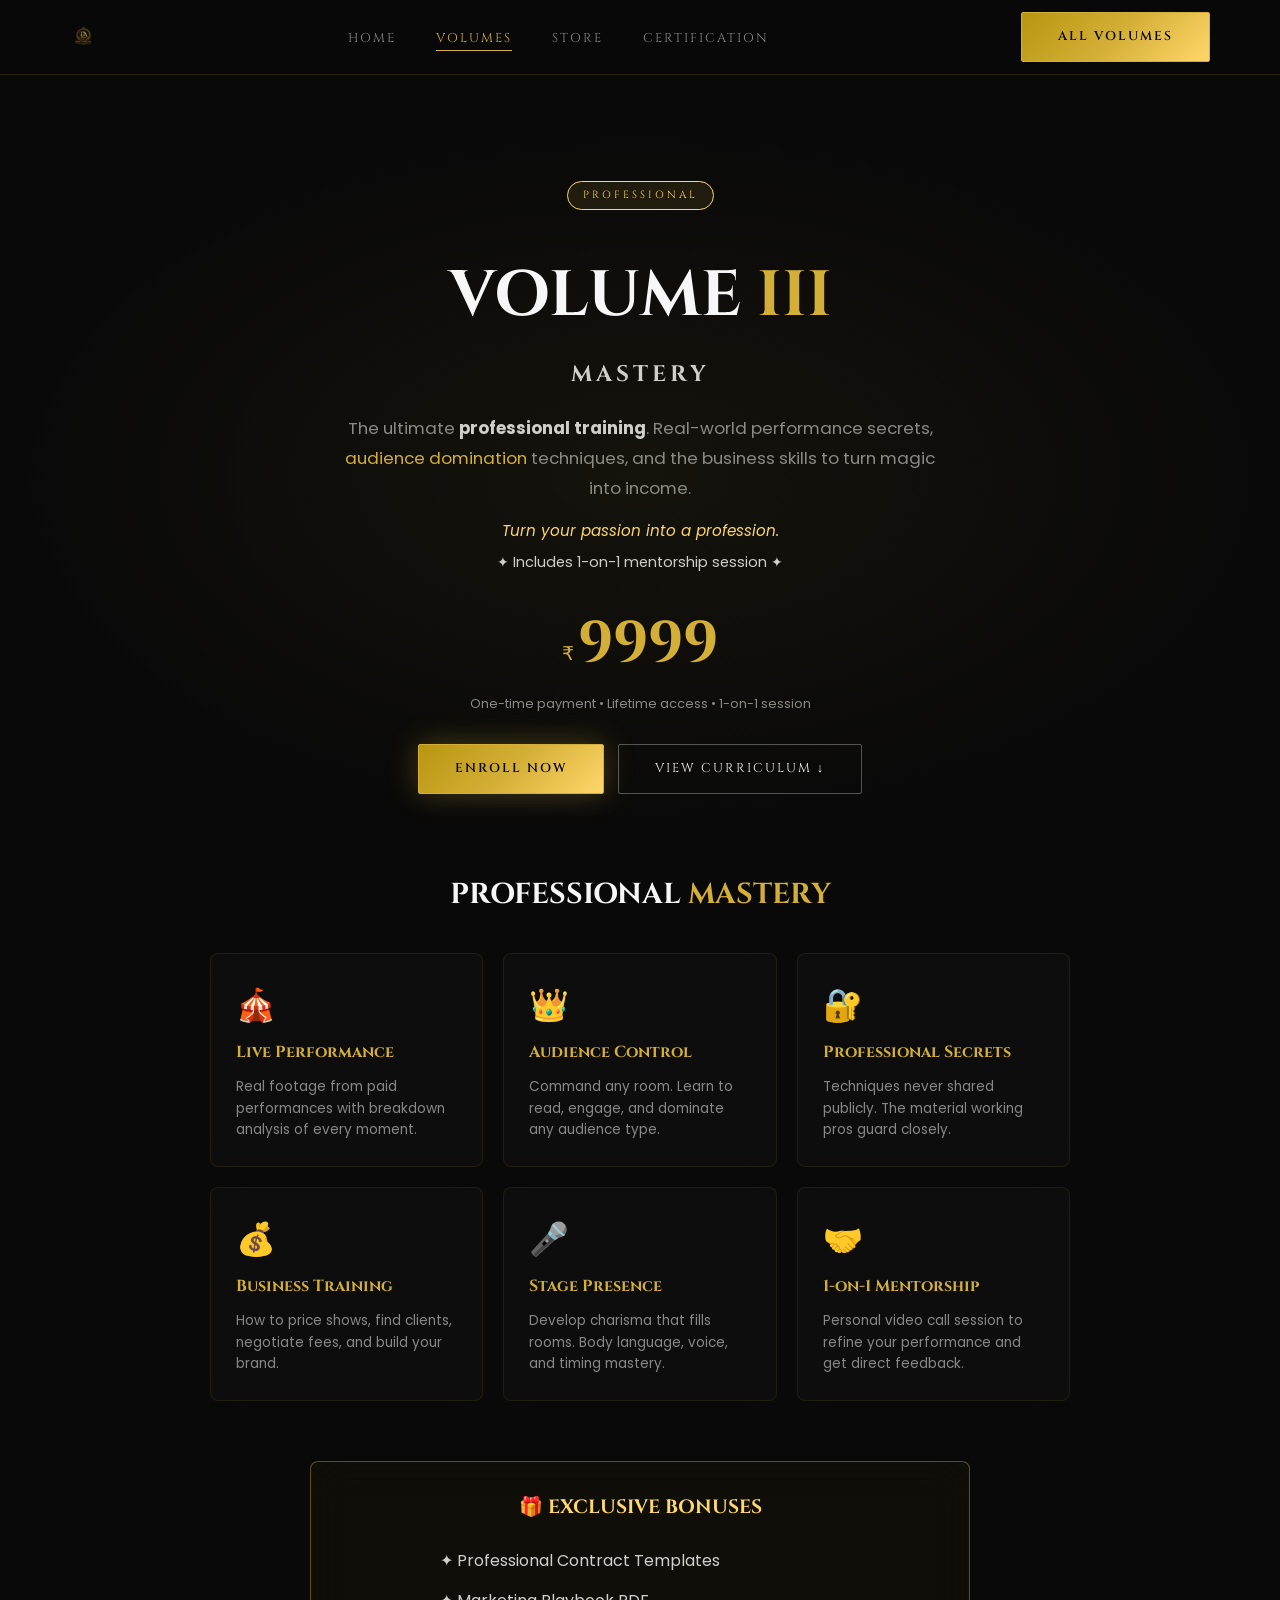
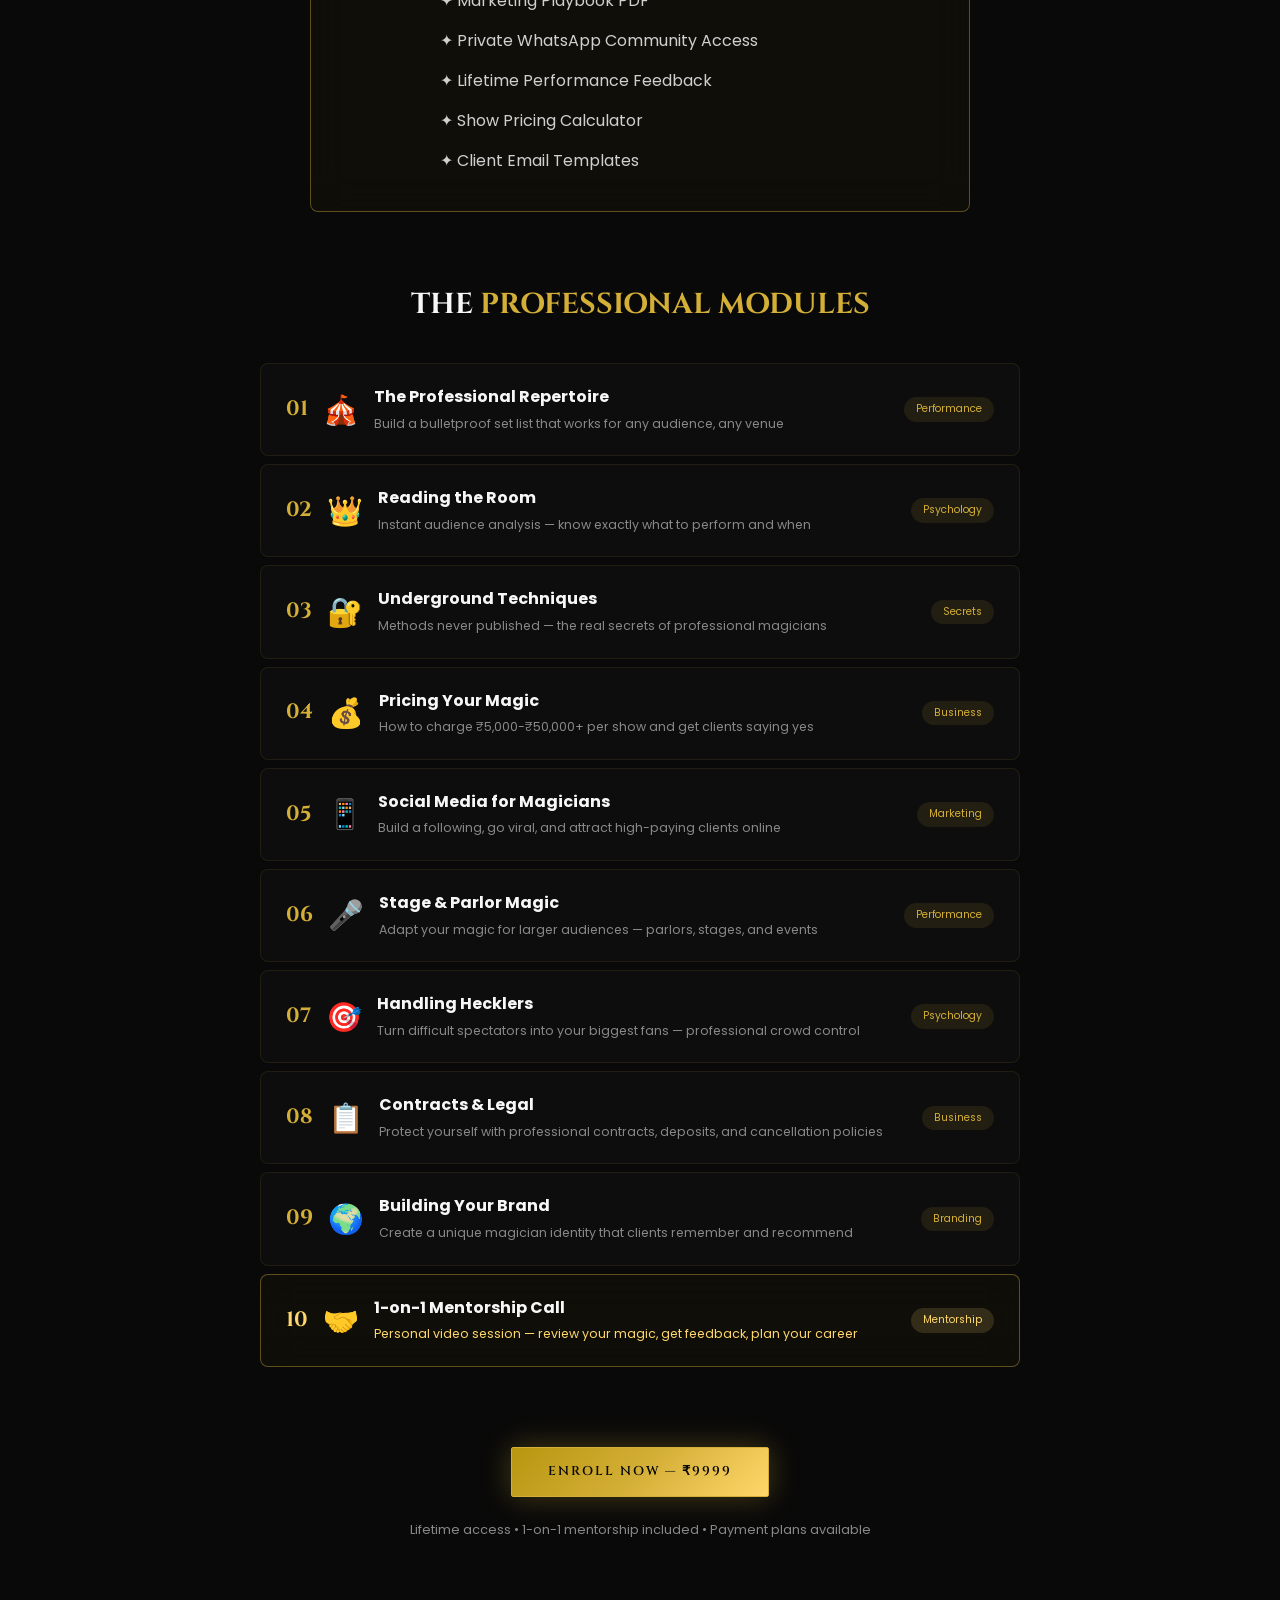
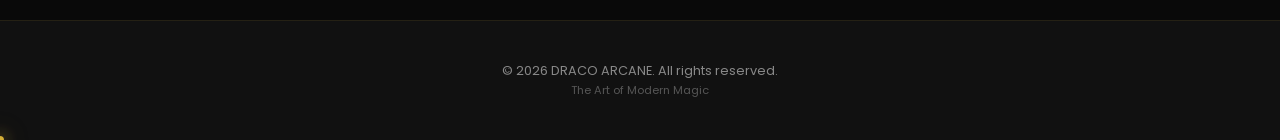
<file: volume3.html>
<!DOCTYPE html>
<html lang="en">
<head>
    <meta charset="UTF-8">
    <meta name="viewport" content="width=device-width, initial-scale=1.0">
    <meta name="description" content="DRACO ARCANE Volume III - Mastery. Real-world performance, audience control, professional secrets, and business training with 1-on-1 mentorship.">
    <title>Volume III — Mastery | DRACO ARCANE</title>
    <link rel="preconnect" href="https://fonts.googleapis.com">
    <link href="https://fonts.googleapis.com/css2?family=Cinzel:wght@400;500;600;700;800;900&family=Poppins:wght@300;400;500;600;700&display=swap" rel="stylesheet">
    <link rel="stylesheet" href="style.css">
</head>
<body>
    
    <!-- ========== NAVIGATION ========== -->
    <header class="header scrolled">
        <nav class="nav">
            <a href="index.html" class="logo">
                <img src="assets/logo.svg" alt="DRACO ARCANE" class="logo-img" onerror="this.src='assets/logo.png'">
            </a>
            <ul class="nav-links">
                <li><a href="index.html" class="nav-link">Home</a></li>
                <li><a href="volumes.html" class="nav-link active">Volumes</a></li>
                <li><a href="shop.html" class="nav-link">Store</a></li>
                <li><a href="certification.html" class="nav-link">Certification</a></li>
            </ul>
            <a href="volumes.html" class="btn btn-gold nav-cta">ALL VOLUMES</a>
            <button class="menu-toggle" id="menuToggle" aria-label="Menu">
                <span></span><span></span><span></span>
            </button>
        </nav>
    </header>

    <div class="mobile-menu" id="mobileMenu">
        <div class="mobile-menu-inner">
            <a href="index.html">Home</a>
            <a href="volumes.html">Volumes</a>
            <a href="volume1.html">Volume I</a>
            <a href="volume2.html">Volume II</a>
            <a href="volume3.html">Volume III</a>
            <a href="shop.html">Store</a>
            <a href="certification.html">Certification</a>
        </div>
    </div>

    <!-- ========== VOLUME III CONTENT ========== -->
    <main style="padding-top: 120px;">
        
        <!-- Hero Section -->
        <section style="text-align: center; padding: 60px 20px 30px; position: relative; overflow: hidden;">
            <div style="position: absolute; inset: 0; background: radial-gradient(ellipse at center, rgba(212,175,55,0.06) 0%, transparent 70%); pointer-events: none;"></div>
            
            <span class="volume-card-badge" style="display: inline-block; border-color: #FFD76A; color: #FFD76A; background: rgba(212,175,55,0.1);">PROFESSIONAL</span>
            <h1 style="font-family: 'Cinzel', serif; font-size: clamp(2.5rem, 6vw, 4rem); color: #F7F7F7; margin: 20px 0 10px; position: relative;">
                VOLUME <span style="color: #D4AF37;">III</span>
            </h1>
            <h2 style="font-family: 'Cinzel', serif; font-size: 1.4rem; color: #D0D0D0; letter-spacing: 4px; margin-bottom: 20px;">MASTERY</h2>
            
            <p style="color: #888; max-width: 600px; margin: 0 auto 15px; line-height: 1.8; font-size: 1.05rem;">
                The ultimate <strong style="color: #D0D0D0;">professional training</strong>. Real-world performance secrets, <span style="color: #D4AF37;">audience domination</span> techniques, and the business skills to turn magic into income.
            </p>
            <p style="color: #FFD76A; max-width: 600px; margin: 0 auto 8px; font-size: 0.95rem; font-style: italic;">
                Turn your passion into a profession.
            </p>
            <p style="color: #D0D0D0; max-width: 600px; margin: 0 auto 25px; font-size: 0.9rem;">
                ✦ Includes 1-on-1 mentorship session ✦
            </p>

            <div style="margin-bottom: 30px;">
                <span style="font-family: 'Cinzel'; font-size: 1.2rem; color: #D4AF37;">₹</span>
                <span style="font-family: 'Cinzel'; font-size: 3.5rem; font-weight: 700; color: #D4AF37;">9999</span>
                <p style="color: #888; font-size: 0.8rem; margin-top: 5px;">One-time payment • Lifetime access • 1-on-1 session</p>
            </div>
            <a href="#" class="btn btn-gold btn-glow" style="margin-right: 10px;">ENROLL NOW</a>
            <a href="#curriculum" class="btn btn-outline">VIEW CURRICULUM ↓</a>
        </section>

        <!-- What You'll Master -->
        <section style="max-width: 900px; margin: 0 auto; padding: 40px 20px;">
            <h3 style="font-family: 'Cinzel', serif; font-size: 1.8rem; color: #F7F7F7; text-align: center; margin-bottom: 35px;">
                PROFESSIONAL <span style="color: #D4AF37;">MASTERY</span>
            </h3>
            <div style="display: grid; grid-template-columns: repeat(auto-fit, minmax(250px, 1fr)); gap: 20px;">
                <div class="glass-card" style="padding: 25px;">
                    <span style="font-size: 2rem;">🎪</span>
                    <h4 style="font-family: 'Cinzel'; color: #D4AF37; margin: 10px 0;">Live Performance</h4>
                    <p style="color: #888; font-size: 0.85rem; line-height: 1.6;">Real footage from paid performances with breakdown analysis of every moment.</p>
                </div>
                <div class="glass-card" style="padding: 25px;">
                    <span style="font-size: 2rem;">👑</span>
                    <h4 style="font-family: 'Cinzel'; color: #D4AF37; margin: 10px 0;">Audience Control</h4>
                    <p style="color: #888; font-size: 0.85rem; line-height: 1.6;">Command any room. Learn to read, engage, and dominate any audience type.</p>
                </div>
                <div class="glass-card" style="padding: 25px;">
                    <span style="font-size: 2rem;">🔐</span>
                    <h4 style="font-family: 'Cinzel'; color: #D4AF37; margin: 10px 0;">Professional Secrets</h4>
                    <p style="color: #888; font-size: 0.85rem; line-height: 1.6;">Techniques never shared publicly. The material working pros guard closely.</p>
                </div>
                <div class="glass-card" style="padding: 25px;">
                    <span style="font-size: 2rem;">💰</span>
                    <h4 style="font-family: 'Cinzel'; color: #D4AF37; margin: 10px 0;">Business Training</h4>
                    <p style="color: #888; font-size: 0.85rem; line-height: 1.6;">How to price shows, find clients, negotiate fees, and build your brand.</p>
                </div>
                <div class="glass-card" style="padding: 25px;">
                    <span style="font-size: 2rem;">🎤</span>
                    <h4 style="font-family: 'Cinzel'; color: #D4AF37; margin: 10px 0;">Stage Presence</h4>
                    <p style="color: #888; font-size: 0.85rem; line-height: 1.6;">Develop charisma that fills rooms. Body language, voice, and timing mastery.</p>
                </div>
                <div class="glass-card" style="padding: 25px;">
                    <span style="font-size: 2rem;">🤝</span>
                    <h4 style="font-family: 'Cinzel'; color: #D4AF37; margin: 10px 0;">1-on-1 Mentorship</h4>
                    <p style="color: #888; font-size: 0.85rem; line-height: 1.6;">Personal video call session to refine your performance and get direct feedback.</p>
                </div>
            </div>
        </section>

        <!-- Exclusive Bonuses -->
        <section style="max-width: 700px; margin: 0 auto; padding: 20px 20px 30px;">
            <div class="glass-card" style="padding: 30px; text-align: center; border-color: rgba(212,175,55,0.4); background: rgba(212,175,55,0.03);">
                <h4 style="font-family: 'Cinzel'; color: #FFD76A; font-size: 1.2rem; margin-bottom: 18px;">🎁 EXCLUSIVE BONUSES</h4>
                <ul style="list-style: none; color: #D0D0D0; line-height: 2.5; text-align: left; max-width: 400px; margin: 0 auto;">
                    <li>✦ Professional Contract Templates</li>
                    <li>✦ Marketing Playbook PDF</li>
                    <li>✦ Private WhatsApp Community Access</li>
                    <li>✦ Lifetime Performance Feedback</li>
                    <li>✦ Show Pricing Calculator</li>
                    <li>✦ Client Email Templates</li>
                </ul>
            </div>
        </section>

        <!-- Curriculum -->
        <section id="curriculum" style="max-width: 800px; margin: 0 auto; padding: 40px 20px 60px;">
            <h3 style="font-family: 'Cinzel', serif; font-size: 1.8rem; color: #F7F7F7; text-align: center; margin-bottom: 35px;">
                THE <span style="color: #D4AF37;">PROFESSIONAL MODULES</span>
            </h3>
            
            <div class="glass-card" style="padding: 20px 25px; margin-bottom: 8px;">
                <div style="display: flex; align-items: center; gap: 15px; flex-wrap: wrap;">
                    <span style="font-family: 'Cinzel'; color: #D4AF37; font-size: 1.3rem; font-weight: 700;">01</span>
                    <span style="font-size: 1.8rem;">🎪</span>
                    <div style="flex: 1; min-width: 180px;">
                        <strong style="color: #F7F7F7; display: block;">The Professional Repertoire</strong>
                        <span style="color: #888; font-size: 0.78rem;">Build a bulletproof set list that works for any audience, any venue</span>
                    </div>
                    <span style="background: rgba(212,175,55,0.1); color: #D4AF37; padding: 4px 12px; border-radius: 20px; font-size: 0.65rem;">Performance</span>
                </div>
            </div>

            <div class="glass-card" style="padding: 20px 25px; margin-bottom: 8px;">
                <div style="display: flex; align-items: center; gap: 15px; flex-wrap: wrap;">
                    <span style="font-family: 'Cinzel'; color: #D4AF37; font-size: 1.3rem; font-weight: 700;">02</span>
                    <span style="font-size: 1.8rem;">👑</span>
                    <div style="flex: 1; min-width: 180px;">
                        <strong style="color: #F7F7F7; display: block;">Reading the Room</strong>
                        <span style="color: #888; font-size: 0.78rem;">Instant audience analysis — know exactly what to perform and when</span>
                    </div>
                    <span style="background: rgba(212,175,55,0.1); color: #D4AF37; padding: 4px 12px; border-radius: 20px; font-size: 0.65rem;">Psychology</span>
                </div>
            </div>

            <div class="glass-card" style="padding: 20px 25px; margin-bottom: 8px;">
                <div style="display: flex; align-items: center; gap: 15px; flex-wrap: wrap;">
                    <span style="font-family: 'Cinzel'; color: #D4AF37; font-size: 1.3rem; font-weight: 700;">03</span>
                    <span style="font-size: 1.8rem;">🔐</span>
                    <div style="flex: 1; min-width: 180px;">
                        <strong style="color: #F7F7F7; display: block;">Underground Techniques</strong>
                        <span style="color: #888; font-size: 0.78rem;">Methods never published — the real secrets of professional magicians</span>
                    </div>
                    <span style="background: rgba(212,175,55,0.1); color: #D4AF37; padding: 4px 12px; border-radius: 20px; font-size: 0.65rem;">Secrets</span>
                </div>
            </div>

            <div class="glass-card" style="padding: 20px 25px; margin-bottom: 8px;">
                <div style="display: flex; align-items: center; gap: 15px; flex-wrap: wrap;">
                    <span style="font-family: 'Cinzel'; color: #D4AF37; font-size: 1.3rem; font-weight: 700;">04</span>
                    <span style="font-size: 1.8rem;">💰</span>
                    <div style="flex: 1; min-width: 180px;">
                        <strong style="color: #F7F7F7; display: block;">Pricing Your Magic</strong>
                        <span style="color: #888; font-size: 0.78rem;">How to charge ₹5,000-₹50,000+ per show and get clients saying yes</span>
                    </div>
                    <span style="background: rgba(212,175,55,0.1); color: #D4AF37; padding: 4px 12px; border-radius: 20px; font-size: 0.65rem;">Business</span>
                </div>
            </div>

            <div class="glass-card" style="padding: 20px 25px; margin-bottom: 8px;">
                <div style="display: flex; align-items: center; gap: 15px; flex-wrap: wrap;">
                    <span style="font-family: 'Cinzel'; color: #D4AF37; font-size: 1.3rem; font-weight: 700;">05</span>
                    <span style="font-size: 1.8rem;">📱</span>
                    <div style="flex: 1; min-width: 180px;">
                        <strong style="color: #F7F7F7; display: block;">Social Media for Magicians</strong>
                        <span style="color: #888; font-size: 0.78rem;">Build a following, go viral, and attract high-paying clients online</span>
                    </div>
                    <span style="background: rgba(212,175,55,0.1); color: #D4AF37; padding: 4px 12px; border-radius: 20px; font-size: 0.65rem;">Marketing</span>
                </div>
            </div>

            <div class="glass-card" style="padding: 20px 25px; margin-bottom: 8px;">
                <div style="display: flex; align-items: center; gap: 15px; flex-wrap: wrap;">
                    <span style="font-family: 'Cinzel'; color: #D4AF37; font-size: 1.3rem; font-weight: 700;">06</span>
                    <span style="font-size: 1.8rem;">🎤</span>
                    <div style="flex: 1; min-width: 180px;">
                        <strong style="color: #F7F7F7; display: block;">Stage & Parlor Magic</strong>
                        <span style="color: #888; font-size: 0.78rem;">Adapt your magic for larger audiences — parlors, stages, and events</span>
                    </div>
                    <span style="background: rgba(212,175,55,0.1); color: #D4AF37; padding: 4px 12px; border-radius: 20px; font-size: 0.65rem;">Performance</span>
                </div>
            </div>

            <div class="glass-card" style="padding: 20px 25px; margin-bottom: 8px;">
                <div style="display: flex; align-items: center; gap: 15px; flex-wrap: wrap;">
                    <span style="font-family: 'Cinzel'; color: #D4AF37; font-size: 1.3rem; font-weight: 700;">07</span>
                    <span style="font-size: 1.8rem;">🎯</span>
                    <div style="flex: 1; min-width: 180px;">
                        <strong style="color: #F7F7F7; display: block;">Handling Hecklers</strong>
                        <span style="color: #888; font-size: 0.78rem;">Turn difficult spectators into your biggest fans — professional crowd control</span>
                    </div>
                    <span style="background: rgba(212,175,55,0.1); color: #D4AF37; padding: 4px 12px; border-radius: 20px; font-size: 0.65rem;">Psychology</span>
                </div>
            </div>

            <div class="glass-card" style="padding: 20px 25px; margin-bottom: 8px;">
                <div style="display: flex; align-items: center; gap: 15px; flex-wrap: wrap;">
                    <span style="font-family: 'Cinzel'; color: #D4AF37; font-size: 1.3rem; font-weight: 700;">08</span>
                    <span style="font-size: 1.8rem;">📋</span>
                    <div style="flex: 1; min-width: 180px;">
                        <strong style="color: #F7F7F7; display: block;">Contracts & Legal</strong>
                        <span style="color: #888; font-size: 0.78rem;">Protect yourself with professional contracts, deposits, and cancellation policies</span>
                    </div>
                    <span style="background: rgba(212,175,55,0.1); color: #D4AF37; padding: 4px 12px; border-radius: 20px; font-size: 0.65rem;">Business</span>
                </div>
            </div>

            <div class="glass-card" style="padding: 20px 25px; margin-bottom: 8px;">
                <div style="display: flex; align-items: center; gap: 15px; flex-wrap: wrap;">
                    <span style="font-family: 'Cinzel'; color: #D4AF37; font-size: 1.3rem; font-weight: 700;">09</span>
                    <span style="font-size: 1.8rem;">🌍</span>
                    <div style="flex: 1; min-width: 180px;">
                        <strong style="color: #F7F7F7; display: block;">Building Your Brand</strong>
                        <span style="color: #888; font-size: 0.78rem;">Create a unique magician identity that clients remember and recommend</span>
                    </div>
                    <span style="background: rgba(212,175,55,0.1); color: #D4AF37; padding: 4px 12px; border-radius: 20px; font-size: 0.65rem;">Branding</span>
                </div>
            </div>

            <div class="glass-card" style="padding: 20px 25px; border-color: rgba(212,175,55,0.4); background: rgba(212,175,55,0.03);">
                <div style="display: flex; align-items: center; gap: 15px; flex-wrap: wrap;">
                    <span style="font-family: 'Cinzel'; color: #FFD76A; font-size: 1.3rem; font-weight: 700;">10</span>
                    <span style="font-size: 1.8rem;">🤝</span>
                    <div style="flex: 1; min-width: 180px;">
                        <strong style="color: #F7F7F7; display: block;">1-on-1 Mentorship Call</strong>
                        <span style="color: #FFD76A; font-size: 0.78rem;">Personal video session — review your magic, get feedback, plan your career</span>
                    </div>
                    <span style="background: rgba(255,215,106,0.15); color: #FFD76A; padding: 4px 12px; border-radius: 20px; font-size: 0.65rem;">Mentorship</span>
                </div>
            </div>
        </section>

        <!-- CTA -->
        <section style="text-align: center; padding: 20px 20px 80px;">
            <a href="#" class="btn btn-gold btn-glow">ENROLL NOW — ₹9999</a>
            <p style="color: #888; font-size: 0.8rem; margin-top: 15px;">Lifetime access • 1-on-1 mentorship included • Payment plans available</p>
        </section>

    </main>

    <!-- ========== FOOTER ========== -->
    <footer class="footer" style="background: #111; border-top: 1px solid rgba(212,175,55,0.1); padding: 40px 20px; text-align: center;">
        <p style="color: #888; font-size: 0.8rem;">&copy; 2026 DRACO ARCANE. All rights reserved.</p>
        <p style="color: #555; font-size: 0.7rem;">The Art of Modern Magic</p>
    </footer>

    <script src="script.js"></script>
</body>
</html>
</file>
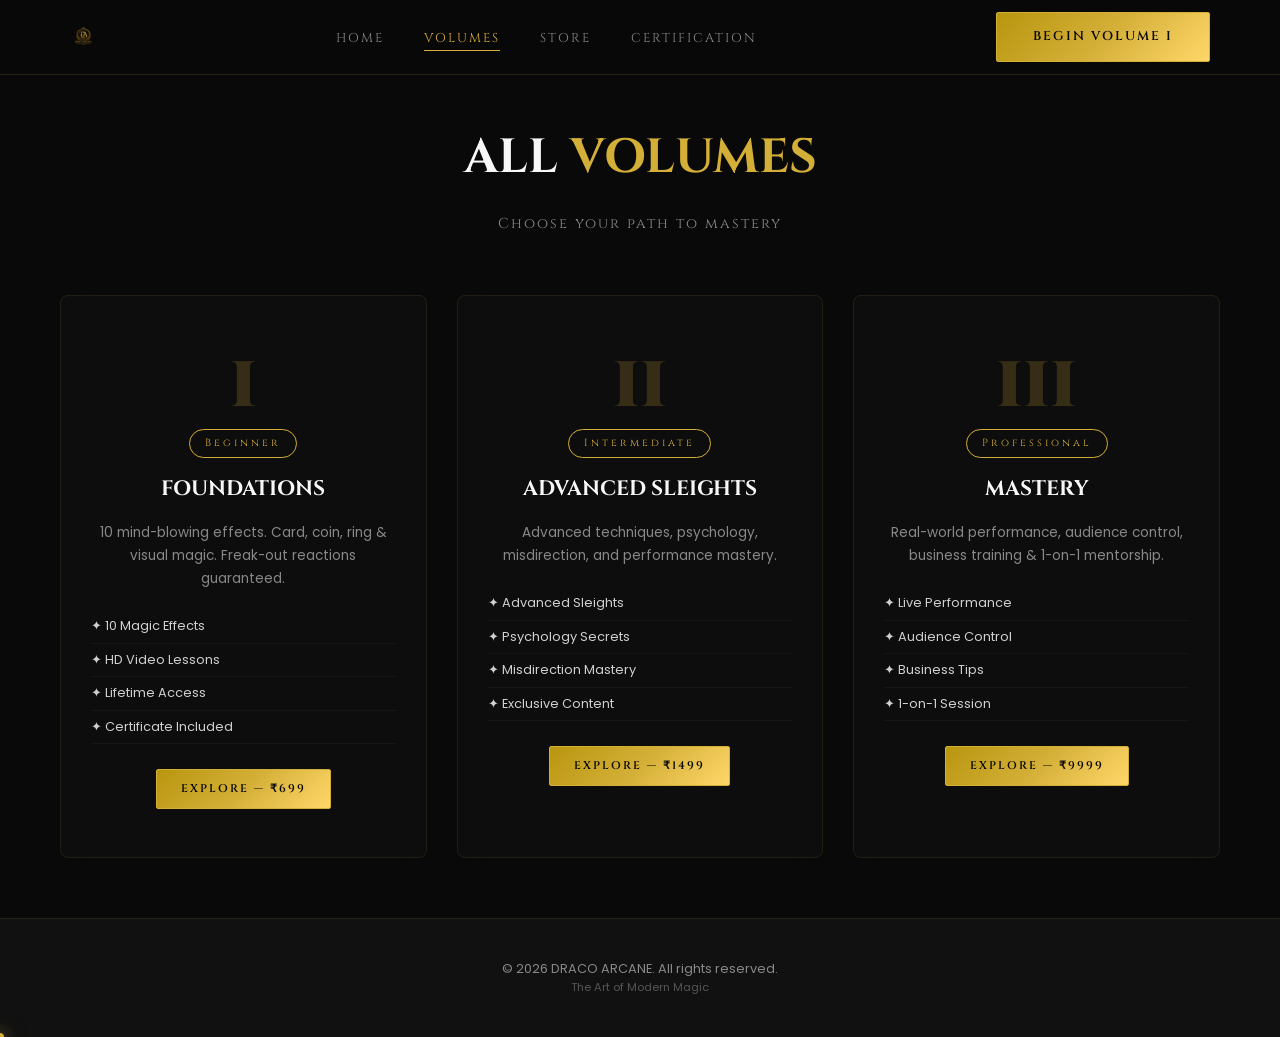
<file: volumes.html>
<!DOCTYPE html>
<html lang="en">
<head>
    <meta charset="UTF-8">
    <meta name="viewport" content="width=device-width, initial-scale=1.0">
    <meta name="description" content="DRACO ARCANE Volumes - Complete magic mastery from beginner to professional.">
    <title>Volumes | DRACO ARCANE</title>
    <link rel="preconnect" href="https://fonts.googleapis.com">
    <link href="https://fonts.googleapis.com/css2?family=Cinzel:wght@400;500;600;700;800;900&family=Poppins:wght@300;400;500;600;700&display=swap" rel="stylesheet">
    <link rel="stylesheet" href="style.css">
</head>
<body>
    
    <header class="header scrolled">
        <nav class="nav">
            <a href="index.html" class="logo">
                <img src="assets/logo.svg" alt="DRACO ARCANE" class="logo-img" onerror="this.src='assets/logo.png'">
            </a>
            <ul class="nav-links">
                <li><a href="index.html" class="nav-link">Home</a></li>
                <li><a href="volumes.html" class="nav-link active">Volumes</a></li>
                <li><a href="shop.html" class="nav-link">Store</a></li>
                <li><a href="certification.html" class="nav-link">Certification</a></li>
            </ul>
            <a href="volume1.html" class="btn btn-gold nav-cta">BEGIN VOLUME I</a>
            <button class="menu-toggle" id="menuToggle" aria-label="Menu">
                <span></span><span></span><span></span>
            </button>
        </nav>
    </header>

    <div class="mobile-menu" id="mobileMenu">
        <div class="mobile-menu-inner">
            <a href="index.html">Home</a>
            <a href="volumes.html">Volumes</a>
            <a href="volume1.html">Volume I</a>
            <a href="volume2.html">Volume II</a>
            <a href="volume3.html">Volume III</a>
            <a href="shop.html">Store</a>
            <a href="certification.html">Certification</a>
        </div>
    </div>

    <main style="padding-top: 120px;">
        <section>
            <div class="section-header reveal">
                <h2 class="section-title">ALL <span class="gold">VOLUMES</span></h2>
                <p class="section-subtitle">Choose your path to mastery</p>
            </div>
            <div class="volumes-grid" style="max-width: 1200px; margin: 0 auto; padding: 0 20px 60px;">
                <div class="volume-card glass-card reveal">
                    <div class="volume-card-glow"></div>
                    <div class="volume-card-number">I</div>
                    <div class="volume-card-badge">Beginner</div>
                    <h3>FOUNDATIONS</h3>
                    <p>10 mind-blowing effects. Card, coin, ring & visual magic. Freak-out reactions guaranteed.</p>
                    <ul class="volume-features">
                        <li>✦ 10 Magic Effects</li>
                        <li>✦ HD Video Lessons</li>
                        <li>✦ Lifetime Access</li>
                        <li>✦ Certificate Included</li>
                    </ul>
                    <a href="volume1.html" class="btn btn-gold btn-sm">EXPLORE — ₹699</a>
                </div>
                <div class="volume-card glass-card reveal">
                    <div class="volume-card-glow"></div>
                    <div class="volume-card-number">II</div>
                    <div class="volume-card-badge">Intermediate</div>
                    <h3>ADVANCED SLEIGHTS</h3>
                    <p>Advanced techniques, psychology, misdirection, and performance mastery.</p>
                    <ul class="volume-features">
                        <li>✦ Advanced Sleights</li>
                        <li>✦ Psychology Secrets</li>
                        <li>✦ Misdirection Mastery</li>
                        <li>✦ Exclusive Content</li>
                    </ul>
                    <a href="volume2.html" class="btn btn-gold btn-sm">EXPLORE — ₹1499</a>
                </div>
                <div class="volume-card glass-card reveal">
                    <div class="volume-card-glow"></div>
                    <div class="volume-card-number">III</div>
                    <div class="volume-card-badge">Professional</div>
                    <h3>MASTERY</h3>
                    <p>Real-world performance, audience control, business training & 1-on-1 mentorship.</p>
                    <ul class="volume-features">
                        <li>✦ Live Performance</li>
                        <li>✦ Audience Control</li>
                        <li>✦ Business Tips</li>
                        <li>✦ 1-on-1 Session</li>
                    </ul>
                    <a href="volume3.html" class="btn btn-gold btn-sm">EXPLORE — ₹9999</a>
                </div>
            </div>
        </section>
    </main>

    <footer class="footer" style="background: #111; border-top: 1px solid rgba(212,175,55,0.1); padding: 40px 20px; text-align: center;">
        <p style="color: #888; font-size: 0.8rem;">&copy; 2026 DRACO ARCANE. All rights reserved.</p>
        <p style="color: #555; font-size: 0.7rem;">The Art of Modern Magic</p>
    </footer>

    <script src="script.js"></script>
</body>
</html>
</file>
<file: style.css>
/* ============================================
   DRACO ARCANE - Premium Luxury Stylesheet
   ============================================ */

/* ----- CSS Custom Properties ----- */
:root {
    /* Colors */
    --bg: #090909;
    --bg-alt: #0a0a0a;
    --surface: #111111;
    --surface-2: #181818;
    --surface-3: #1a1a1a;
    --gold: #D4AF37;
    --gold-light: #FFD76A;
    --gold-dark: #B8960F;
    --white: #F7F7F7;
    --text: #D0D0D0;
    --text-muted: #888888;
    
    /* Typography */
    --font-heading: 'Cinzel', serif;
    --font-body: 'Poppins', sans-serif;
    
    /* Spacing */
    --section-padding: 120px 0;
    --container-width: 1200px;
    
    /* Transitions */
    --transition-smooth: 0.4s cubic-bezier(0.25, 0.46, 0.45, 0.94);
    --transition-bounce: 0.5s cubic-bezier(0.68, -0.55, 0.265, 1.55);
    
    /* Shadows */
    --shadow-gold: 0 0 30px rgba(212, 175, 55, 0.3);
    --shadow-gold-strong: 0 0 60px rgba(212, 175, 55, 0.5);
    --shadow-card: 0 8px 32px rgba(0, 0, 0, 0.4);
}

/* ----- Reset & Base ----- */
*, *::before, *::after {
    margin: 0;
    padding: 0;
    box-sizing: border-box;
}

html {
    scroll-behavior: smooth;
    font-size: 16px;
}

body {
    font-family: var(--font-body);
    background: var(--bg);
    color: var(--text);
    line-height: 1.6;
    overflow-x: hidden;
    -webkit-font-smoothing: antialiased;
    -moz-osx-font-smoothing: grayscale;
}

/* ----- Selection ----- */
::selection {
    background: var(--gold);
    color: var(--bg);
}

/* ----- Scrollbar ----- */
::-webkit-scrollbar {
    width: 6px;
}
::-webkit-scrollbar-track {
    background: var(--bg);
}
::-webkit-scrollbar-thumb {
    background: var(--gold);
    border-radius: 3px;
}

/* ----- Loader ----- */
.loader {
    position: fixed;
    inset: 0;
    background: var(--bg);
    z-index: 10000;
    display: flex;
    align-items: center;
    justify-content: center;
    transition: opacity 0.6s ease, visibility 0.6s ease;
}
.loader.hidden {
    opacity: 0;
    visibility: hidden;
}
.loader-content {
    text-align: center;
}
.loader-logo {
    width: 80px;
    height: 80px;
}
.loader-ring {
    stroke-dasharray: 283;
    stroke-dashoffset: 283;
    animation: drawRing 2s ease forwards;
}
@keyframes drawRing {
    to { stroke-dashoffset: 0; }
}
.loader-text {
    font-family: var(--font-heading);
    color: var(--gold);
    font-size: 0.85rem;
    letter-spacing: 3px;
    margin-top: 20px;
    opacity: 0;
    animation: fadeIn 0.6s ease 1s forwards;
}
@keyframes fadeIn {
    to { opacity: 1; }
}

/* ----- Particles Canvas ----- */
#particleCanvas {
    position: fixed;
    top: 0;
    left: 0;
    width: 100%;
    height: 100%;
    pointer-events: none;
    z-index: 0;
    opacity: 0.4;
}

/* ----- Header & Navigation ----- */
.header {
    position: fixed;
    top: 0;
    left: 0;
    right: 0;
    z-index: 1000;
    padding: 20px 0;
    transition: all var(--transition-smooth);
}
.header.scrolled {
    background: rgba(9, 9, 9, 0.85);
    backdrop-filter: blur(20px);
    -webkit-backdrop-filter: blur(20px);
    border-bottom: 1px solid rgba(212, 175, 55, 0.15);
    padding: 12px 0;
}
.nav {
    max-width: var(--container-width);
    margin: 0 auto;
    padding: 0 30px;
    display: flex;
    align-items: center;
    justify-content: space-between;
}
.logo {
    display: flex;
    align-items: center;
    z-index: 1001;
}
.logo-img {
    height: 40px;
    width: auto;
    filter: brightness(1.1);
}
.nav-links {
    display: flex;
    list-style: none;
    gap: 40px;
}
.nav-link {
    font-family: var(--font-heading);
    font-size: 0.8rem;
    letter-spacing: 2px;
    color: var(--text-muted);
    text-decoration: none;
    text-transform: uppercase;
    transition: color var(--transition-smooth);
    position: relative;
}
.nav-link:hover,
.nav-link.active {
    color: var(--gold);
}
.nav-link::after {
    content: '';
    position: absolute;
    bottom: -4px;
    left: 0;
    width: 0;
    height: 1px;
    background: var(--gold);
    transition: width var(--transition-smooth);
}
.nav-link:hover::after,
.nav-link.active::after {
    width: 100%;
}
.nav-cta {
    font-size: 0.75rem;
    padding: 10px 24px;
    letter-spacing: 2px;
}
.menu-toggle {
    display: none;
    flex-direction: column;
    gap: 5px;
    background: none;
    border: none;
    cursor: pointer;
    z-index: 1001;
    padding: 5px;
}
.menu-toggle span {
    display: block;
    width: 25px;
    height: 1.5px;
    background: var(--white);
    transition: all var(--transition-smooth);
    border-radius: 1px;
}
.menu-toggle.active span:nth-child(1) {
    transform: rotate(45deg) translate(5px, 5px);
}
.menu-toggle.active span:nth-child(2) {
    opacity: 0;
}
.menu-toggle.active span:nth-child(3) {
    transform: rotate(-45deg) translate(5px, -5px);
}

/* ----- Mobile Menu ----- */
.mobile-menu {
    position: fixed;
    inset: 0;
    background: rgba(9, 9, 9, 0.98);
    backdrop-filter: blur(30px);
    -webkit-backdrop-filter: blur(30px);
    z-index: 999;
    display: flex;
    align-items: center;
    justify-content: center;
    opacity: 0;
    visibility: hidden;
    transition: all var(--transition-smooth);
}
.mobile-menu.active {
    opacity: 1;
    visibility: visible;
}
.mobile-menu-inner {
    text-align: center;
    display: flex;
    flex-direction: column;
    gap: 30px;
}
.mobile-menu-inner a {
    font-family: var(--font-heading);
    font-size: 1.5rem;
    color: var(--white);
    text-decoration: none;
    letter-spacing: 3px;
    transition: color var(--transition-smooth);
}
.mobile-menu-inner a:hover {
    color: var(--gold);
}

/* ----- Buttons ----- */
.btn {
    display: inline-block;
    font-family: var(--font-heading);
    font-size: 0.8rem;
    letter-spacing: 2px;
    text-decoration: none;
    text-transform: uppercase;
    padding: 14px 36px;
    border-radius: 2px;
    cursor: pointer;
    transition: all var(--transition-smooth);
    border: 1px solid transparent;
    position: relative;
    overflow: hidden;
}
.btn-gold {
    background: linear-gradient(135deg, var(--gold-dark), var(--gold), var(--gold-light));
    color: var(--bg);
    border-color: var(--gold);
    font-weight: 600;
}
.btn-gold:hover {
    transform: translateY(-2px);
    box-shadow: var(--shadow-gold);
}
.btn-outline {
    background: transparent;
    color: var(--white);
    border-color: rgba(255, 255, 255, 0.3);
}
.btn-outline:hover {
    border-color: var(--gold);
    color: var(--gold);
    background: rgba(212, 175, 55, 0.05);
}
.btn-glow {
    box-shadow: var(--shadow-gold);
    animation: glowPulse 3s ease-in-out infinite;
}
@keyframes glowPulse {
    0%, 100% { box-shadow: 0 0 20px rgba(212, 175, 55, 0.2); }
    50% { box-shadow: 0 0 40px rgba(212, 175, 55, 0.4); }
}
.btn-sm {
    padding: 10px 24px;
    font-size: 0.7rem;
}
.btn-block {
    display: block;
    width: 100%;
    text-align: center;
}

/* ============================================
   HERO SECTION
   ============================================ */
.hero {
    min-height: 100vh;
    display: flex;
    align-items: center;
    justify-content: center;
    position: relative;
    overflow: hidden;
    background: radial-gradient(ellipse at center, #111111 0%, #090909 70%);
}
.hero::before {
    content: '';
    position: absolute;
    top: -50%;
    left: -50%;
    width: 200%;
    height: 200%;
    background: radial-gradient(circle at 30% 50%, rgba(212, 175, 55, 0.03) 0%, transparent 50%),
                radial-gradient(circle at 70% 30%, rgba(212, 175, 55, 0.02) 0%, transparent 50%);
    animation: heroBgShift 20s ease-in-out infinite;
}
@keyframes heroBgShift {
    0%, 100% { transform: translate(0, 0); }
    33% { transform: translate(1%, -1%); }
    66% { transform: translate(-1%, 1%); }
}
.hero-fog {
    position: absolute;
    bottom: 0;
    left: 0;
    right: 0;
    height: 40%;
    background: linear-gradient(to top, rgba(9,9,9,0.8) 0%, transparent 100%);
    animation: fogFloat 8s ease-in-out infinite;
}
@keyframes fogFloat {
    0%, 100% { opacity: 0.6; }
    50% { opacity: 0.8; }
}
.hero-light-rays {
    position: absolute;
    top: -20%;
    left: 50%;
    transform: translateX(-50%);
    width: 600px;
    height: 800px;
    background: radial-gradient(ellipse at top center, rgba(212, 175, 55, 0.06) 0%, transparent 60%);
    pointer-events: none;
    animation: lightRays 6s ease-in-out infinite;
}
@keyframes lightRays {
    0%, 100% { opacity: 0.5; transform: translateX(-50%) scale(1); }
    50% { opacity: 0.8; transform: translateX(-50%) scale(1.05); }
}
.hero-content {
    text-align: center;
    z-index: 2;
    padding: 0 20px;
}
.hero-badge {
    font-family: var(--font-heading);
    font-size: 0.7rem;
    letter-spacing: 5px;
    color: var(--gold);
    margin-bottom: 30px;
    opacity: 0;
    animation: fadeInUp 1s ease 0.3s forwards;
}
.hero-title {
    font-family: var(--font-heading);
    font-size: clamp(3rem, 8vw, 7rem);
    font-weight: 900;
    line-height: 1;
    margin-bottom: 20px;
}
.hero-title-line {
    display: block;
    color: var(--white);
    opacity: 0;
    animation: fadeInUp 1s ease 0.6s forwards;
}
.hero-title-line.gold {
    color: var(--gold);
    animation-delay: 0.9s;
    background: linear-gradient(135deg, var(--gold-light), var(--gold), var(--gold-dark));
    -webkit-background-clip: text;
    -webkit-text-fill-color: transparent;
    background-clip: text;
}
.hero-subtitle {
    font-family: var(--font-heading);
    font-size: clamp(1rem, 2vw, 1.3rem);
    color: var(--text);
    letter-spacing: 2px;
    margin-bottom: 50px;
    opacity: 0;
    animation: fadeInUp 1s ease 1.2s forwards;
}
.hero-cta-group {
    display: flex;
    gap: 20px;
    justify-content: center;
    flex-wrap: wrap;
    opacity: 0;
    animation: fadeInUp 1s ease 1.5s forwards;
}
@keyframes fadeInUp {
    from { opacity: 0; transform: translateY(30px); }
    to { opacity: 1; transform: translateY(0); }
}

/* Floating Cards */
.hero-floating-cards {
    position: absolute;
    inset: 0;
    pointer-events: none;
    z-index: 1;
}
.float-card {
    position: absolute;
    font-size: 2.5rem;
    opacity: 0.15;
    animation: floatCard 6s ease-in-out infinite;
    filter: blur(0.5px);
}
.float-card:nth-child(1) { animation-delay: 0s; }
.float-card:nth-child(2) { animation-delay: 1s; }
.float-card:nth-child(3) { animation-delay: 2s; }
.float-card:nth-child(4) { animation-delay: 3s; }
.float-card:nth-child(5) { animation-delay: 4s; }
.float-card:nth-child(6) { animation-delay: 5s; }
@keyframes floatCard {
    0%, 100% { transform: translateY(0) rotate(0deg); opacity: 0.15; }
    50% { transform: translateY(-20px) rotate(5deg); opacity: 0.25; }
}

/* Scroll Indicator */
.scroll-indicator {
    position: absolute;
    bottom: 40px;
    left: 50%;
    transform: translateX(-50%);
    display: flex;
    flex-direction: column;
    align-items: center;
    gap: 10px;
    z-index: 2;
}
.scroll-indicator span {
    font-family: var(--font-heading);
    font-size: 0.65rem;
    letter-spacing: 4px;
    color: var(--text-muted);
}
.scroll-line {
    width: 1px;
    height: 40px;
    background: linear-gradient(to bottom, var(--gold), transparent);
    animation: scrollLine 2s ease-in-out infinite;
}
@keyframes scrollLine {
    0%, 100% { height: 40px; opacity: 0.6; }
    50% { height: 60px; opacity: 1; }
}

/* ============================================
   SECTION STYLES
   ============================================ */
section {
    position: relative;
    z-index: 1;
}
.section-header {
    text-align: center;
    margin-bottom: 60px;
    padding: 0 20px;
}
.section-title {
    font-family: var(--font-heading);
    font-size: clamp(2rem, 4vw, 3rem);
    font-weight: 700;
    color: var(--white);
    margin-bottom: 15px;
}
.section-title .gold {
    color: var(--gold);
}
.section-subtitle {
    font-family: var(--font-heading);
    font-size: 0.9rem;
    color: var(--text-muted);
    letter-spacing: 2px;
}

/* Glass Card */
.glass-card {
    background: rgba(17, 17, 17, 0.6);
    backdrop-filter: blur(20px);
    -webkit-backdrop-filter: blur(20px);
    border: 1px solid rgba(212, 175, 55, 0.1);
    border-radius: 8px;
    transition: all var(--transition-smooth);
}
.glass-card:hover {
    border-color: rgba(212, 175, 55, 0.3);
    box-shadow: var(--shadow-card);
}

/* Reveal Animation */
.reveal {
    opacity: 0;
    transform: translateY(40px);
    transition: all 0.8s cubic-bezier(0.25, 0.46, 0.45, 0.94);
}
.reveal.visible {
    opacity: 1;
    transform: translateY(0);
}

/* ============================================
   TRAILER SECTION
   ============================================ */
.trailer-section {
    padding: var(--section-padding);
}
.trailer-container {
    max-width: 800px;
    margin: 0 auto;
    padding: 0 20px;
    position: relative;
}
.trailer-frame {
    aspect-ratio: 16/9;
    background: var(--surface-2);
    border-radius: 12px;
    overflow: hidden;
    position: relative;
    border: 1px solid rgba(212, 175, 55, 0.2);
}
.trailer-placeholder {
    display: flex;
    flex-direction: column;
    align-items: center;
    justify-content: center;
    height: 100%;
    gap: 15px;
    color: var(--text-muted);
}
.trailer-play-icon {
    font-size: 3rem;
    color: var(--gold);
    animation: playPulse 2s ease-in-out infinite;
    cursor: pointer;
}
@keyframes playPulse {
    0%, 100% { transform: scale(1); opacity: 0.8; }
    50% { transform: scale(1.1); opacity: 1; }
}
.trailer-glow {
    position: absolute;
    inset: -20px;
    border-radius: 20px;
    background: radial-gradient(ellipse at center, rgba(212, 175, 55, 0.1) 0%, transparent 70%);
    pointer-events: none;
    z-index: -1;
}

/* ============================================
   STATS SECTION
   ============================================ */
.stats-section {
    padding: 60px 0;
}
.stats-grid {
    max-width: var(--container-width);
    margin: 0 auto;
    display: grid;
    grid-template-columns: repeat(4, 1fr);
    gap: 30px;
    padding: 0 20px;
}
.stat-card {
    padding: 40px 20px;
    text-align: center;
}
.stat-number {
    font-family: var(--font-heading);
    font-size: 2.5rem;
    font-weight: 700;
    color: var(--gold);
    display: inline;
}
.stat-plus {
    font-family: var(--font-heading);
    font-size: 1.5rem;
    color: var(--gold);
    vertical-align: super;
}
.stat-label {
    font-size: 0.8rem;
    color: var(--text-muted);
    letter-spacing: 1px;
    margin-top: 10px;
}

/* ============================================
   VOLUMES SHOWCASE
   ============================================ */
.volumes-showcase {
    padding: var(--section-padding);
}
.volumes-grid {
    max-width: var(--container-width);
    margin: 0 auto;
    display: grid;
    grid-template-columns: repeat(3, 1fr);
    gap: 30px;
    padding: 0 20px;
}
.volume-card {
    padding: 40px 30px;
    text-align: center;
    position: relative;
    overflow: hidden;
    cursor: pointer;
}
.volume-card:hover {
    transform: translateY(-10px);
}
.volume-card-glow {
    position: absolute;
    top: -50%;
    left: -50%;
    width: 200%;
    height: 200%;
    background: radial-gradient(circle, rgba(212, 175, 55, 0.05) 0%, transparent 70%);
    opacity: 0;
    transition: opacity var(--transition-smooth);
}
.volume-card:hover .volume-card-glow {
    opacity: 1;
}
.volume-card-number {
    font-family: var(--font-heading);
    font-size: 4rem;
    font-weight: 900;
    color: var(--gold);
    opacity: 0.2;
    margin-bottom: -10px;
}
.volume-card-badge {
    display: inline-block;
    font-size: 0.65rem;
    letter-spacing: 3px;
    color: var(--gold);
    border: 1px solid var(--gold);
    padding: 5px 15px;
    border-radius: 20px;
    margin-bottom: 15px;
    font-family: var(--font-heading);
}
.volume-card h3 {
    font-family: var(--font-heading);
    font-size: 1.3rem;
    color: var(--white);
    margin-bottom: 15px;
}
.volume-card p {
    font-size: 0.85rem;
    color: var(--text-muted);
    margin-bottom: 20px;
    line-height: 1.7;
}
.volume-features {
    list-style: none;
    text-align: left;
    margin-bottom: 25px;
}
.volume-features li {
    font-size: 0.8rem;
    color: var(--text);
    padding: 6px 0;
    border-bottom: 1px solid rgba(255,255,255,0.03);
}

/* ============================================
   WHY LEARN
   ============================================ */
.why-learn-section {
    padding: var(--section-padding);
    background: var(--surface);
}
.why-grid {
    max-width: var(--container-width);
    margin: 0 auto;
    display: grid;
    grid-template-columns: repeat(4, 1fr);
    gap: 25px;
    padding: 0 20px;
}
.why-card {
    padding: 35px 25px;
    text-align: center;
}
.why-icon {
    font-size: 2.5rem;
    margin-bottom: 15px;
}
.why-card h3 {
    font-family: var(--font-heading);
    font-size: 1rem;
    color: var(--white);
    margin-bottom: 10px;
}
.why-card p {
    font-size: 0.8rem;
    color: var(--text-muted);
    line-height: 1.7;
}

/* ============================================
   TESTIMONIALS
   ============================================ */
.testimonials-section {
    padding: var(--section-padding);
}
.testimonials-grid {
    max-width: var(--container-width);
    margin: 0 auto;
    display: grid;
    grid-template-columns: repeat(3, 1fr);
    gap: 30px;
    padding: 0 20px;
}
.testimonial-card {
    padding: 35px;
}
.testimonial-stars {
    color: var(--gold);
    font-size: 1.2rem;
    margin-bottom: 15px;
}
.testimonial-card p {
    font-size: 0.9rem;
    color: var(--text);
    font-style: italic;
    line-height: 1.7;
    margin-bottom: 20px;
}
.testimonial-author strong {
    display: block;
    color: var(--white);
    font-size: 0.9rem;
}
.testimonial-author span {
    font-size: 0.75rem;
    color: var(--text-muted);
}

/* ============================================
   INSTRUCTOR
   ============================================ */
.instructor-section {
    padding: var(--section-padding);
    background: var(--surface);
}
.instructor-container {
    max-width: 900px;
    margin: 0 auto;
    display: grid;
    grid-template-columns: 1fr 1fr;
    gap: 50px;
    padding: 50px;
    align-items: center;
}
.instructor-image-placeholder {
    background: var(--surface-2);
    border-radius: 8px;
    overflow: hidden;
    aspect-ratio: 3/4;
    display: flex;
    align-items: center;
    justify-content: center;
}
.instructor-image-placeholder img {
    width: 100%;
    height: 100%;
    object-fit: cover;
}
.instructor-info h3 {
    font-family: var(--font-heading);
    font-size: 1.8rem;
    color: var(--white);
    margin-bottom: 20px;
}
.instructor-info p {
    font-size: 0.9rem;
    color: var(--text-muted);
    line-height: 1.8;
    margin-bottom: 15px;
}

/* ============================================
   PRICING
   ============================================ */
.pricing-section {
    padding: var(--section-padding);
}
.pricing-grid {
    max-width: 1000px;
    margin: 0 auto;
    display: grid;
    grid-template-columns: repeat(3, 1fr);
    gap: 30px;
    padding: 0 20px;
}
.pricing-card {
    padding: 40px 30px;
    text-align: center;
    position: relative;
}
.pricing-card.featured {
    border-color: var(--gold);
    transform: scale(1.03);
}
.pricing-badge {
    font-size: 0.65rem;
    letter-spacing: 2px;
    color: var(--bg);
    background: var(--gold);
    padding: 6px 18px;
    border-radius: 20px;
    display: inline-block;
    margin-bottom: 20px;
    font-family: var(--font-heading);
}
.pricing-card h3 {
    font-family: var(--font-heading);
    font-size: 1.3rem;
    color: var(--white);
    margin-bottom: 20px;
}
.pricing-price {
    margin-bottom: 25px;
}
.pricing-currency {
    font-family: var(--font-heading);
    font-size: 1.2rem;
    color: var(--gold);
    vertical-align: top;
}
.pricing-amount {
    font-family: var(--font-heading);
    font-size: 3rem;
    font-weight: 700;
    color: var(--gold);
}
.pricing-card ul {
    list-style: none;
    margin-bottom: 30px;
}
.pricing-card ul li {
    padding: 8px 0;
    font-size: 0.85rem;
    color: var(--text-muted);
    border-bottom: 1px solid rgba(255,255,255,0.03);
}

/* ============================================
   FAQ
   ============================================ */
.faq-section {
    padding: var(--section-padding);
    background: var(--surface);
}
.faq-container {
    max-width: 700px;
    margin: 0 auto;
    padding: 0 20px;
}
.faq-item {
    margin-bottom: 15px;
    overflow: hidden;
}
.faq-question {
    padding: 20px 25px;
    display: flex;
    justify-content: space-between;
    align-items: center;
    cursor: pointer;
    font-family: var(--font-heading);
    font-size: 0.9rem;
    color: var(--white);
    letter-spacing: 1px;
}
.faq-icon {
    font-size: 1.2rem;
    color: var(--gold);
    transition: transform var(--transition-smooth);
}
.faq-item.active .faq-icon {
    transform: rotate(45deg);
}
.faq-answer {
    max-height: 0;
    overflow: hidden;
    transition: max-height 0.4s ease;
    padding: 0 25px;
}
.faq-item.active .faq-answer {
    max-height: 200px;
    padding-bottom: 20px;
}
.faq-answer p {
    font-size: 0.85rem;
    color: var(--text-muted);
    line-height: 1.7;
}

/* ============================================
   CTA BANNER
   ============================================ */
.cta-banner {
    padding: 100px 0;
    text-align: center;
    position: relative;
    overflow: hidden;
}
.cta-banner-content {
    position: relative;
    z-index: 2;
    padding: 0 20px;
}
.cta-banner h2 {
    font-family: var(--font-heading);
    font-size: clamp(1.8rem, 4vw, 2.5rem);
    color: var(--white);
    margin-bottom: 15px;
}
.cta-banner p {
    color: var(--text-muted);
    margin-bottom: 30px;
    font-size: 1rem;
}
.cta-banner-particles {
    position: absolute;
    inset: 0;
    background: radial-gradient(ellipse at center, rgba(212, 175, 55, 0.05) 0%, transparent 70%);
}

/* ============================================
   FOOTER
   ============================================ */
.footer {
    background: var(--surface);
    border-top: 1px solid rgba(212, 175, 55, 0.1);
    padding: 60px 0 30px;
}
.footer-grid {
    max-width: var(--container-width);
    margin: 0 auto;
    display: grid;
    grid-template-columns: 2fr 1fr 1fr 1.5fr;
    gap: 40px;
    padding: 0 20px 40px;
    border-bottom: 1px solid rgba(255,255,255,0.05);
}
.footer-logo {
    height: 35px;
    margin-bottom: 15px;
}
.footer-brand p {
    font-size: 0.8rem;
    color: var(--text-muted);
}
.footer-links h4 {
    font-family: var(--font-heading);
    font-size: 0.85rem;
    color: var(--gold);
    letter-spacing: 2px;
    margin-bottom: 20px;
}
.footer-links a {
    display: block;
    font-size: 0.8rem;
    color: var(--text-muted);
    text-decoration: none;
    padding: 5px 0;
    transition: color var(--transition-smooth);
}
.footer-links a:hover {
    color: var(--gold);
}
.footer-newsletter h4 {
    font-family: var(--font-heading);
    font-size: 0.85rem;
    color: var(--gold);
    letter-spacing: 2px;
    margin-bottom: 10px;
}
.footer-newsletter p {
    font-size: 0.8rem;
    color: var(--text-muted);
    margin-bottom: 15px;
}
.newsletter-form {
    display: flex;
    gap: 10px;
}
.newsletter-form input {
    flex: 1;
    padding: 10px 15px;
    background: var(--surface-2);
    border: 1px solid rgba(255,255,255,0.1);
    color: var(--white);
    font-family: var(--font-body);
    font-size: 0.8rem;
    border-radius: 2px;
    outline: none;
    transition: border-color var(--transition-smooth);
}
.newsletter-form input:focus {
    border-color: var(--gold);
}
.footer-bottom {
    max-width: var(--container-width);
    margin: 0 auto;
    padding: 30px 20px 0;
    display: flex;
    justify-content: space-between;
    font-size: 0.75rem;
    color: var(--text-muted);
}

/* ============================================
   STORE PAGE FIXES
   ============================================ */
.store-grid {
    display: grid !important;
    grid-template-columns: repeat(auto-fill, minmax(250px, 1fr)) !important;
    gap: 20px !important;
    visibility: visible !important;
    opacity: 1 !important;
}
.product-card {
    display: block !important;
    visibility: visible !important;
    opacity: 1 !important;
}

/* ============================================
   CUSTOM CURSOR
   ============================================ */
* {
    cursor: none !important;
}

.custom-cursor {
    position: fixed;
    width: 8px;
    height: 8px;
    background: #D4AF37;
    border-radius: 50%;
    pointer-events: none;
    z-index: 10000;
    transform: translate(-50%, -50%);
    transition: width 0.2s, height 0.2s, background 0.2s;
    box-shadow: 0 0 15px rgba(212, 175, 55, 0.8), 0 0 30px rgba(212, 175, 55, 0.4);
}

.cursor-ring {
    position: fixed;
    width: 30px;
    height: 30px;
    border: 1.5px solid rgba(212, 175, 55, 0.6);
    border-radius: 50%;
    pointer-events: none;
    z-index: 9999;
    transform: translate(-50%, -50%);
    transition: width 0.3s, height 0.3s, border-color 0.3s;
}

a:hover ~ .custom-cursor,
button:hover ~ .custom-cursor,
.btn:hover ~ .custom-cursor,
.volume-card:hover ~ .custom-cursor,
.effect-card:hover ~ .custom-cursor {
    width: 15px;
    height: 15px;
    background: #FFD76A;
}

a:hover ~ .cursor-ring,
button:hover ~ .cursor-ring,
.btn:hover ~ .cursor-ring,
.volume-card:hover ~ .cursor-ring,
.effect-card:hover ~ .cursor-ring {
    width: 45px;
    height: 45px;
    border-color: #FFD76A;
}

/* ============================================
   RESPONSIVE
   ============================================ */
@media (max-width: 1024px) {
    .volumes-grid { grid-template-columns: repeat(2, 1fr); }
    .why-grid { grid-template-columns: repeat(2, 1fr); }
    .testimonials-grid { grid-template-columns: repeat(2, 1fr); }
    .stats-grid { grid-template-columns: repeat(2, 1fr); }
    .footer-grid { grid-template-columns: repeat(2, 1fr); }
    .instructor-container { grid-template-columns: 1fr; text-align: center; padding: 30px; }
}
@media (max-width: 768px) {
    .nav-links { display: none; }
    .nav-cta { display: none; }
    .menu-toggle { display: flex; }
    .volumes-grid { grid-template-columns: 1fr; }
    .why-grid { grid-template-columns: 1fr; }
    .testimonials-grid { grid-template-columns: 1fr; }
    .stats-grid { grid-template-columns: repeat(2, 1fr); }
    .pricing-grid { grid-template-columns: 1fr; }
    .pricing-card.featured { transform: none; }
    .hero-cta-group { flex-direction: column; align-items: center; }
    .footer-grid { grid-template-columns: 1fr; }
    .newsletter-form { flex-direction: column; }
    section { --section-padding: 80px 0; }
    
    .custom-cursor,
    .cursor-ring {
        display: none !important;
    }
    * {
        cursor: auto !important;
    }
}
@media (max-width: 480px) {
    .stats-grid { grid-template-columns: 1fr; }
    .hero-title { font-size: 2.5rem; }
}
</file>
